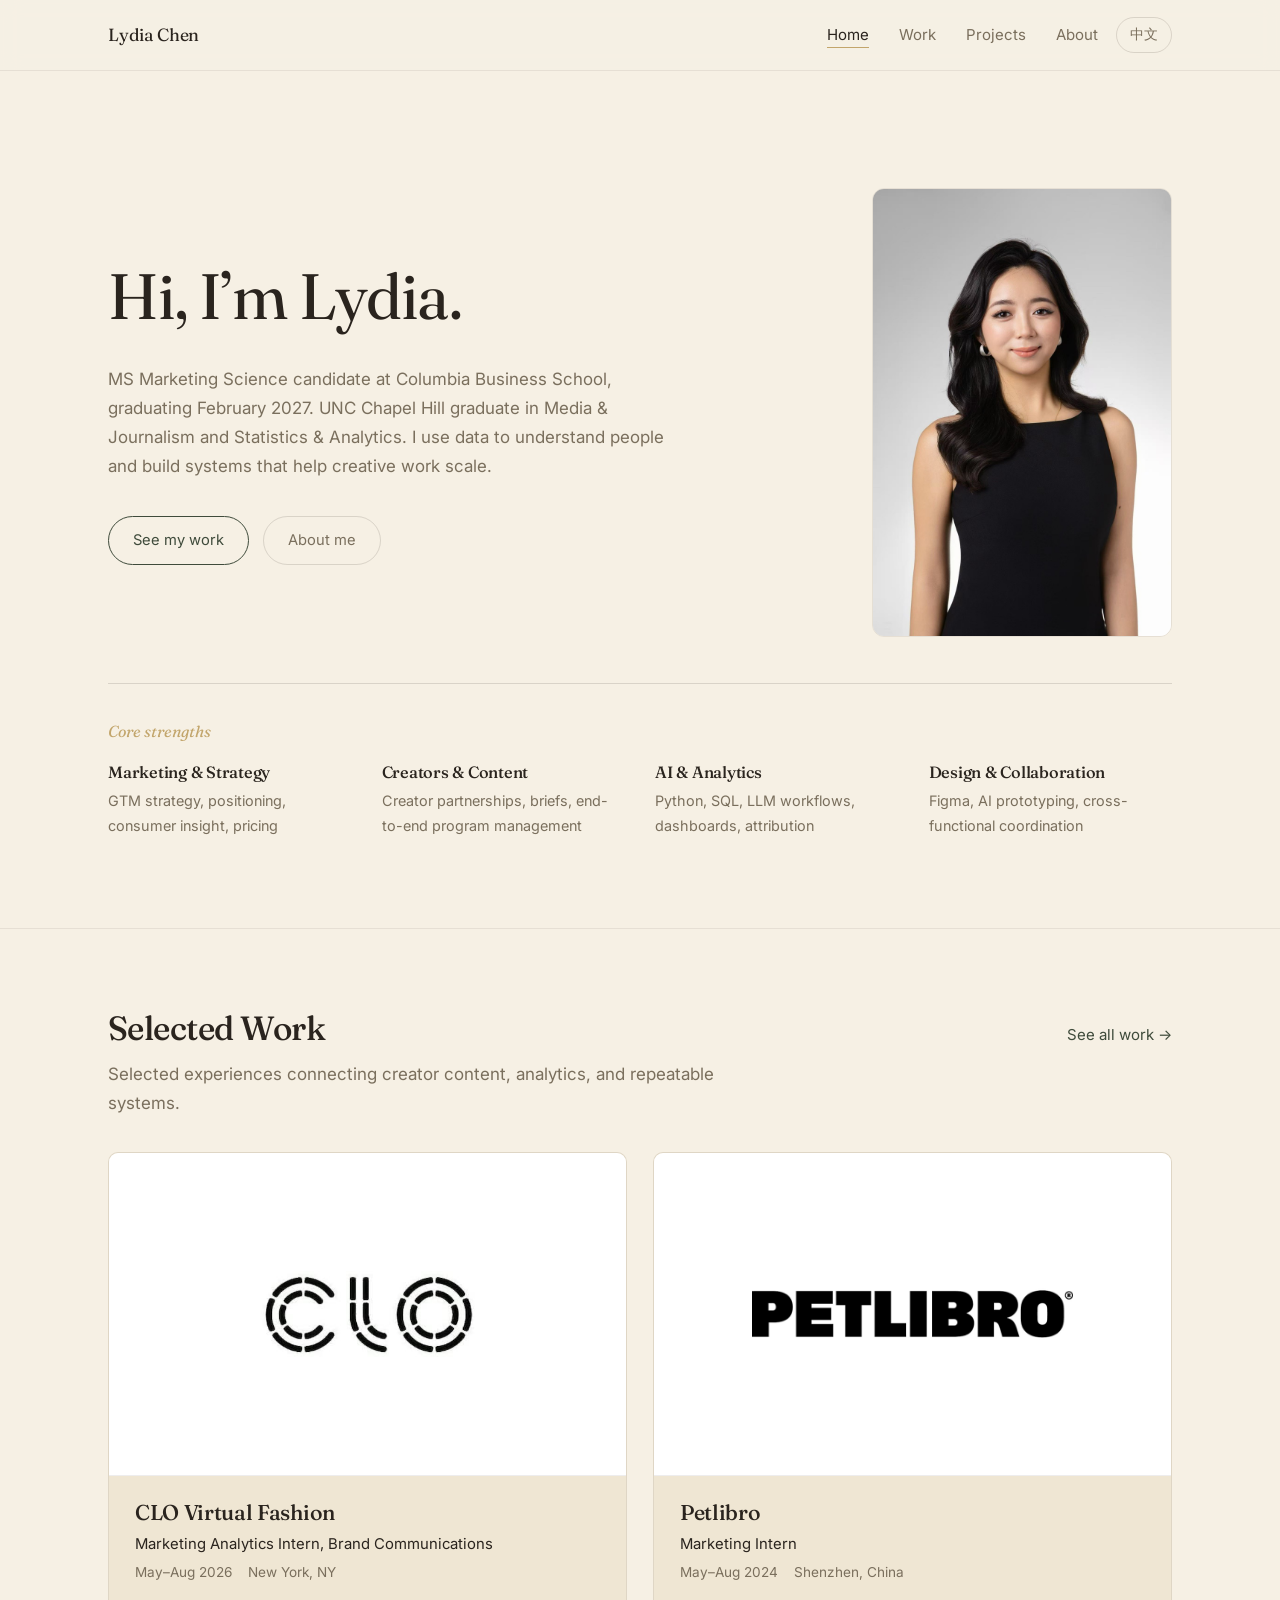
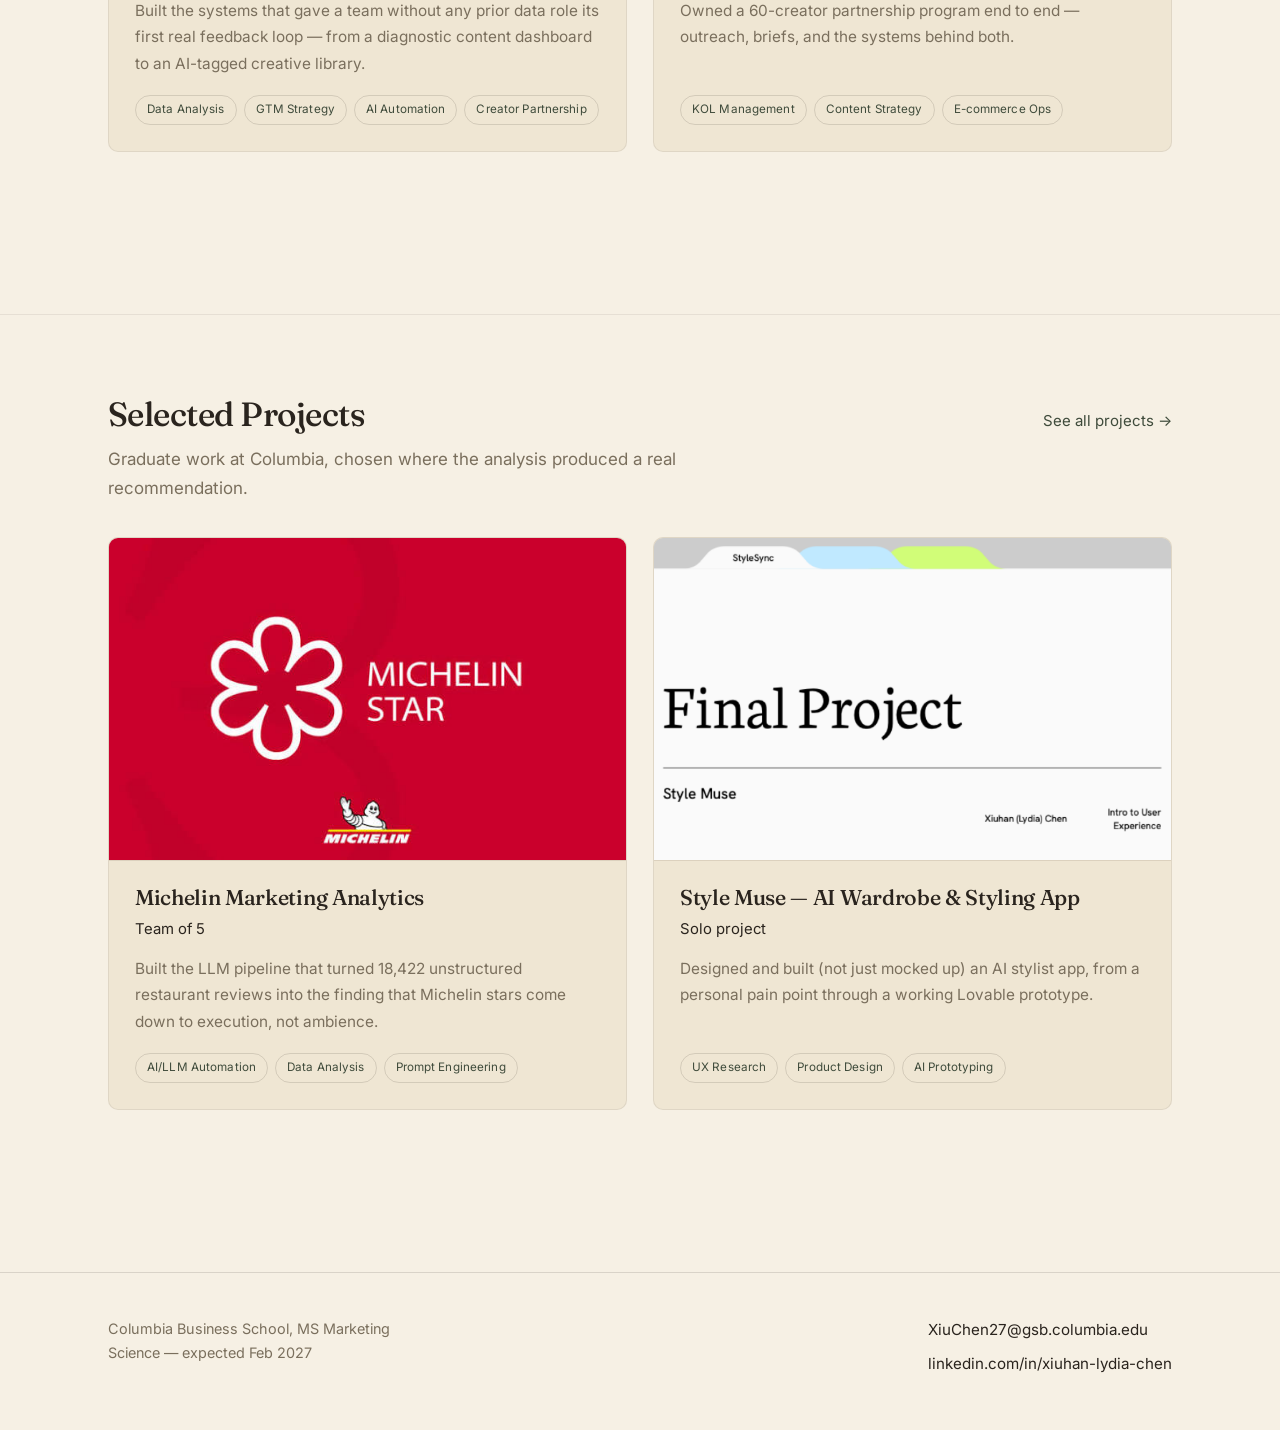
<file: index.html>
<!DOCTYPE html>
<html lang="en">
<head>
<meta charset="UTF-8">
<meta name="viewport" content="width=device-width, initial-scale=1.0">
<title>Xiuhan (Lydia) Chen</title>
<meta name="description" content="Lydia Chen — marketing analytics, creator partnerships, growth and GTM. MS Marketing Science candidate at Columbia Business School.">
<link rel="icon" href="data:image/svg+xml,<svg xmlns=%22http://www.w3.org/2000/svg%22 viewBox=%220 0 100 100%22><text y=%22.9em%22 font-size=%2290%22>%F0%9F%93%8A</text></svg>">
<link rel="preconnect" href="https://fonts.googleapis.com">
<link rel="preconnect" href="https://fonts.gstatic.com" crossorigin>
<link href="https://fonts.googleapis.com/css2?family=Fraunces:ital,opsz,wght@0,9..144,300;0,9..144,400;0,9..144,500;1,9..144,400&family=Inter:wght@400;500&display=swap" rel="stylesheet">
<link rel="stylesheet" href="style.css">
</head>
<body>

<header class="nav">
  <div class="wrap nav-inner">
    <a class="nav-logo" href="index.html">Lydia Chen</a>
    <div class="nav-right">
      <nav>
        <ul class="nav-menu">
          <li><a href="index.html" class="is-active">Home</a></li>
          <li><a href="work.html">Work</a></li>
          <li><a href="projects.html">Projects</a></li>
          <li><a href="about.html">About</a></li>
        </ul>
      </nav>
      <a class="nav-lang" href="https://lydiachen419-cmd.github.io/lydia-chen-portfolio-zh/">中文</a>
    </div>
  </div>
</header>

<main>

  <section class="hero">
    <div class="wrap">
      <div class="hero-intro-grid"><div class="hero-copy"><h1 class="hero-line">Hi, I’m Lydia.</h1>



      <p class="hero-sub">MS Marketing Science candidate at Columbia Business School, graduating February 2027. UNC Chapel Hill graduate in Media &amp; Journalism and Statistics &amp; Analytics. I use data to understand people and build systems that help creative work scale.</p>

      <div class="hero-cta">
        <a class="btn" href="work.html">See my work</a>
        <a class="btn btn-plain" href="about.html">About me</a>
      </div></div><figure class="hero-portrait"><img src="assets/about/portrait.jpg" alt="Xiuhan (Lydia) Chen" width="800" decoding="async"></figure></div><div class="capabilities"><div class="capability-head">Core strengths</div><div class="capability"><h3>Marketing & Strategy</h3><p>GTM strategy, positioning, consumer insight, pricing</p></div><div class="capability"><h3>Creators & Content</h3><p>Creator partnerships, briefs, end-to-end program management</p></div><div class="capability"><h3>AI & Analytics</h3><p>Python, SQL, LLM workflows, dashboards, attribution</p></div><div class="capability"><h3>Design & Collaboration</h3><p>Figma, AI prototyping, cross-functional coordination</p></div></div>
    </div>
  </section>

  <section class="section">
    <div class="wrap">
      <div class="section-head">
        <div>
          <h2>Selected Work</h2>
          <p class="section-lead">Selected experiences connecting creator content, analytics, and repeatable systems.</p>
        </div>
        <a class="more-link" href="work.html">See all work →</a>
      </div>

      <div class="card-grid">

        <a class="card" href="work-clo.html">
          <div class="card-thumb thumb-logo"><img src="assets/clo/cover.png" alt="CLO Virtual Fashion logo" loading="lazy"></div>
          <div class="card-body">
            <h3 class="card-title">CLO Virtual Fashion</h3>
            <p class="card-role">Marketing Analytics Intern, Brand Communications</p>
            <p class="card-meta"><span>May–Aug 2026</span><span>New York, NY</span></p>
            <p class="card-teaser">Built the systems that gave a team without any prior data role its first real feedback loop — from a diagnostic content dashboard to an AI-tagged creative library.</p>
            <ul class="tags">
              <li>Data Analysis</li>
              <li>GTM Strategy</li>
              <li>AI Automation</li>
              <li>Creator Partnership</li>
            </ul>
          </div>
        </a>

        <a class="card" href="work-petlibro.html">
          <div class="card-thumb thumb-logo"><img src="assets/petlibro/cover.png" alt="Petlibro logo" loading="lazy"></div>
          <div class="card-body">
            <h3 class="card-title">Petlibro</h3>
            <p class="card-role">Marketing Intern</p>
            <p class="card-meta"><span>May–Aug 2024</span><span>Shenzhen, China</span></p>
            <p class="card-teaser">Owned a 60-creator partnership program end to end — outreach, briefs, and the systems behind both.</p>
            <ul class="tags">
              <li>KOL Management</li>
              <li>Content Strategy</li>
              <li>E-commerce Ops</li>
            </ul>
          </div>
        </a>

      </div>
    </div>
  </section>

  <section class="section">
    <div class="wrap">
      <div class="section-head">
        <div>
          <h2>Selected Projects</h2>
          <p class="section-lead">Graduate work at Columbia, chosen where the analysis produced a real recommendation.</p>
        </div>
        <a class="more-link" href="projects.html">See all projects →</a>
      </div>

      <div class="card-grid">

        <a class="card" href="projects-michelin.html">
          <div class="card-thumb"><img src="assets/michelin/cover.png" alt="Michelin Star" loading="lazy"></div>
          <div class="card-body">
            <h3 class="card-title">Michelin Marketing Analytics</h3>
            <p class="card-role">Team of 5</p>
            <p class="card-teaser">Built the LLM pipeline that turned 18,422 unstructured restaurant reviews into the finding that Michelin stars come down to execution, not ambience.</p>
            <ul class="tags">
              <li>AI/LLM Automation</li>
              <li>Data Analysis</li>
              <li>Prompt Engineering</li>
            </ul>
          </div>
        </a>

        <a class="card" href="projects-stylemuse.html">
          <div class="card-thumb"><img src="assets/stylemuse/cover.png" alt="Style Muse project deck title slide" loading="lazy"></div>
          <div class="card-body">
            <h3 class="card-title">Style Muse — AI Wardrobe &amp; Styling App</h3>
            <p class="card-role">Solo project</p>
            <p class="card-teaser">Designed and built (not just mocked up) an AI stylist app, from a personal pain point through a working Lovable prototype.</p>
            <ul class="tags">
              <li>UX Research</li>
              <li>Product Design</li>
              <li>AI Prototyping</li>
            </ul>
          </div>
        </a>

      </div>
    </div>
  </section>

</main>

<footer class="footer">
  <div class="wrap footer-inner">
    <p class="footer-note">Columbia Business School, MS Marketing Science — expected Feb 2027</p>
    <div class="footer-links">
      <a href="mailto:XiuChen27@gsb.columbia.edu">XiuChen27@gsb.columbia.edu</a>
      <a href="https://linkedin.com/in/xiuhan-lydia-chen" target="_blank" rel="noopener">linkedin.com/in/xiuhan-lydia-chen</a>
    </div>
  </div>
</footer>

<script src="script.js"></script>
</body>
</html>
</file>
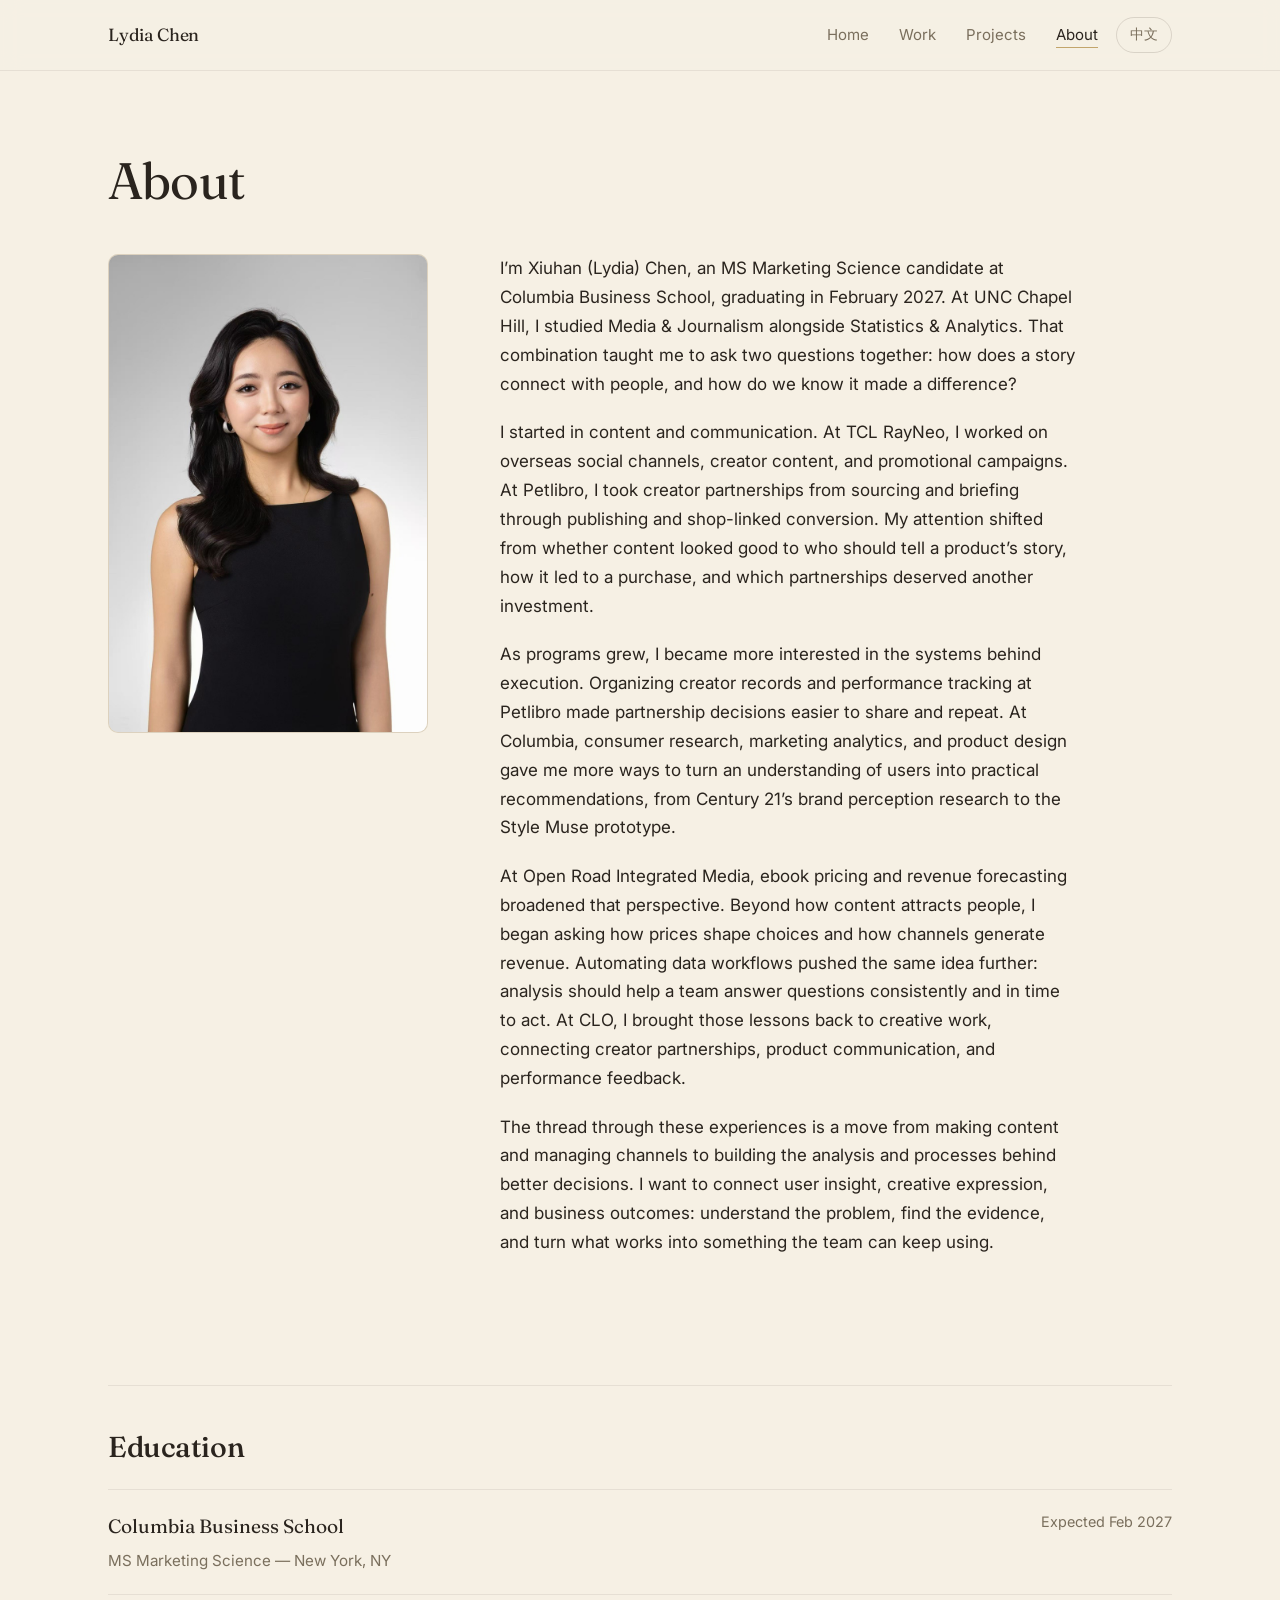
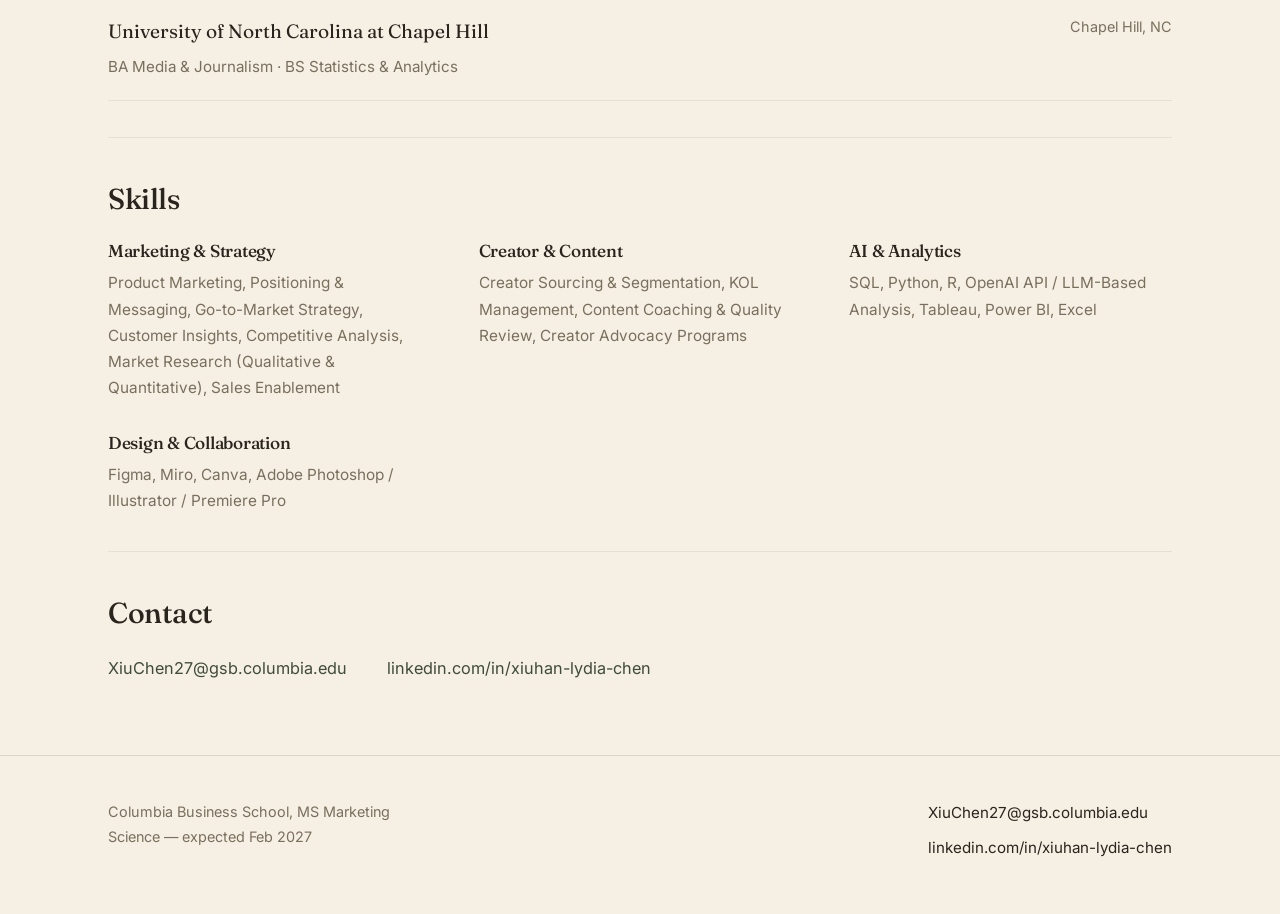
<file: about.html>
<!DOCTYPE html>
<html lang="en">
<head>
<meta charset="UTF-8">
<meta name="viewport" content="width=device-width, initial-scale=1.0">
<title>About — Xiuhan (Lydia) Chen</title>
<meta name="description" content="About Lydia Chen — MS Marketing Science candidate at Columbia Business School, previously Media &amp; Journalism and Statistics &amp; Analytics at UNC Chapel Hill.">
<link rel="icon" href="data:image/svg+xml,<svg xmlns=%22http://www.w3.org/2000/svg%22 viewBox=%220 0 100 100%22><text y=%22.9em%22 font-size=%2290%22>%F0%9F%93%8A</text></svg>">
<link rel="preconnect" href="https://fonts.googleapis.com">
<link rel="preconnect" href="https://fonts.gstatic.com" crossorigin>
<link href="https://fonts.googleapis.com/css2?family=Fraunces:ital,opsz,wght@0,9..144,300;0,9..144,400;0,9..144,500;1,9..144,400&family=Inter:wght@400;500&display=swap" rel="stylesheet">
<link rel="stylesheet" href="style.css">
</head>
<body>

<header class="nav">
  <div class="wrap nav-inner">
    <a class="nav-logo" href="index.html">Lydia Chen</a>
    <div class="nav-right">
      <nav>
        <ul class="nav-menu">
          <li><a href="index.html">Home</a></li>
          <li><a href="work.html">Work</a></li>
          <li><a href="projects.html">Projects</a></li>
          <li><a href="about.html" class="is-active">About</a></li>
        </ul>
      </nav>
      <a class="nav-lang" href="https://lydiachen419-cmd.github.io/lydia-chen-portfolio-zh/">中文</a>
    </div>
  </div>
</header>

<main>
  <section class="page-head">
    <div class="wrap">
      <h1>About</h1>
    </div>
  </section>

  <div class="wrap">
    <div class="about-grid">
      <figure class="about-portrait"><img src="assets/about/portrait.jpg" alt="Xiuhan (Lydia) Chen"></figure>

      <div class="about-bio"><p>I’m Xiuhan (Lydia) Chen, an MS Marketing Science candidate at Columbia Business School, graduating in February 2027. At UNC Chapel Hill, I studied Media &amp; Journalism alongside Statistics &amp; Analytics. That combination taught me to ask two questions together: how does a story connect with people, and how do we know it made a difference?</p><p>I started in content and communication. At TCL RayNeo, I worked on overseas social channels, creator content, and promotional campaigns. At Petlibro, I took creator partnerships from sourcing and briefing through publishing and shop-linked conversion. My attention shifted from whether content looked good to who should tell a product’s story, how it led to a purchase, and which partnerships deserved another investment.</p><p>As programs grew, I became more interested in the systems behind execution. Organizing creator records and performance tracking at Petlibro made partnership decisions easier to share and repeat. At Columbia, consumer research, marketing analytics, and product design gave me more ways to turn an understanding of users into practical recommendations, from Century 21’s brand perception research to the Style Muse prototype.</p><p>At Open Road Integrated Media, ebook pricing and revenue forecasting broadened that perspective. Beyond how content attracts people, I began asking how prices shape choices and how channels generate revenue. Automating data workflows pushed the same idea further: analysis should help a team answer questions consistently and in time to act. At CLO, I brought those lessons back to creative work, connecting creator partnerships, product communication, and performance feedback.</p><p>The thread through these experiences is a move from making content and managing channels to building the analysis and processes behind better decisions. I want to connect user insight, creative expression, and business outcomes: understand the problem, find the evidence, and turn what works into something the team can keep using.</p></div>
    </div>

    <section class="about-block">
      <h2>Education</h2>

      <div class="edu-item">
        <p class="edu-school">Columbia Business School</p>
        <p class="edu-when">Expected Feb 2027</p>
        <p class="edu-degree">MS Marketing Science — New York, NY</p>
      </div>

      <div class="edu-item">
        <p class="edu-school">University of North Carolina at Chapel Hill</p>
        <p class="edu-when">Chapel Hill, NC</p>
        <p class="edu-degree">BA Media &amp; Journalism · BS Statistics &amp; Analytics</p>
      </div>
    </section>

    <section class="about-block">
      <h2>Skills</h2>
      <div class="skill-groups">
        <div class="skill-group">
          <h3>Marketing &amp; Strategy</h3>
          <p>Product Marketing, Positioning &amp; Messaging, Go-to-Market Strategy, Customer Insights, Competitive Analysis, Market Research (Qualitative &amp; Quantitative), Sales Enablement</p>
        </div>

        <div class="skill-group">
          <h3>Creator &amp; Content</h3>
          <p>Creator Sourcing &amp; Segmentation, KOL Management, Content Coaching &amp; Quality Review, Creator Advocacy Programs</p>
        </div>

        <div class="skill-group">
          <h3>AI &amp; Analytics</h3>
          <p>SQL, Python, R, OpenAI API / LLM-Based Analysis, Tableau, Power BI, Excel</p>
        </div>

        <div class="skill-group">
          <h3>Design &amp; Collaboration</h3>
          <p>Figma, Miro, Canva, Adobe Photoshop / Illustrator / Premiere Pro</p>
        </div>
      </div>
    </section>

    <section class="about-block">
      <h2>Contact</h2>
      <div class="contact-row">
        <a href="mailto:XiuChen27@gsb.columbia.edu">XiuChen27@gsb.columbia.edu</a>
        <a href="https://linkedin.com/in/xiuhan-lydia-chen" target="_blank" rel="noopener">linkedin.com/in/xiuhan-lydia-chen</a>
      </div>
    </section>
  </div>
</main>

<footer class="footer">
  <div class="wrap footer-inner">
    <p class="footer-note">Columbia Business School, MS Marketing Science — expected Feb 2027</p>
    <div class="footer-links">
      <a href="mailto:XiuChen27@gsb.columbia.edu">XiuChen27@gsb.columbia.edu</a>
      <a href="https://linkedin.com/in/xiuhan-lydia-chen" target="_blank" rel="noopener">linkedin.com/in/xiuhan-lydia-chen</a>
    </div>
  </div>
</footer>

<script src="script.js"></script>
</body>
</html>
</file>
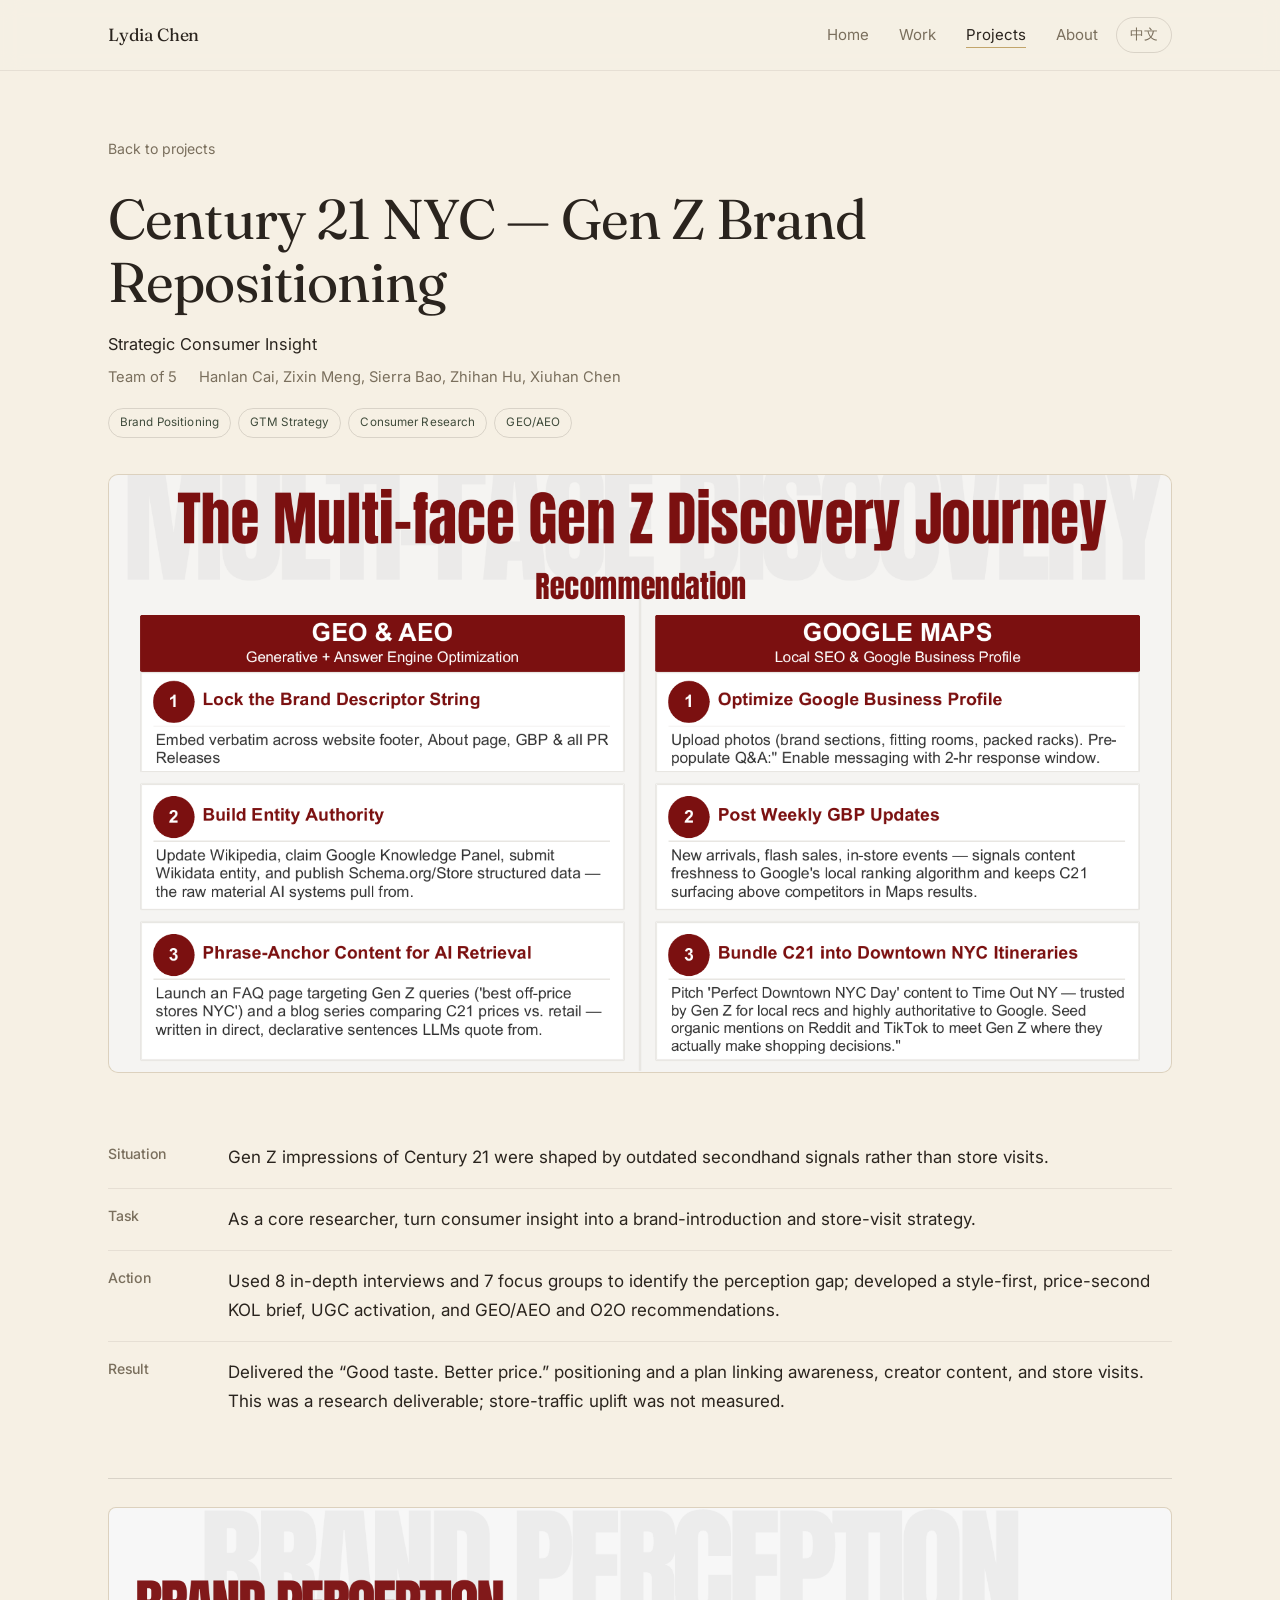
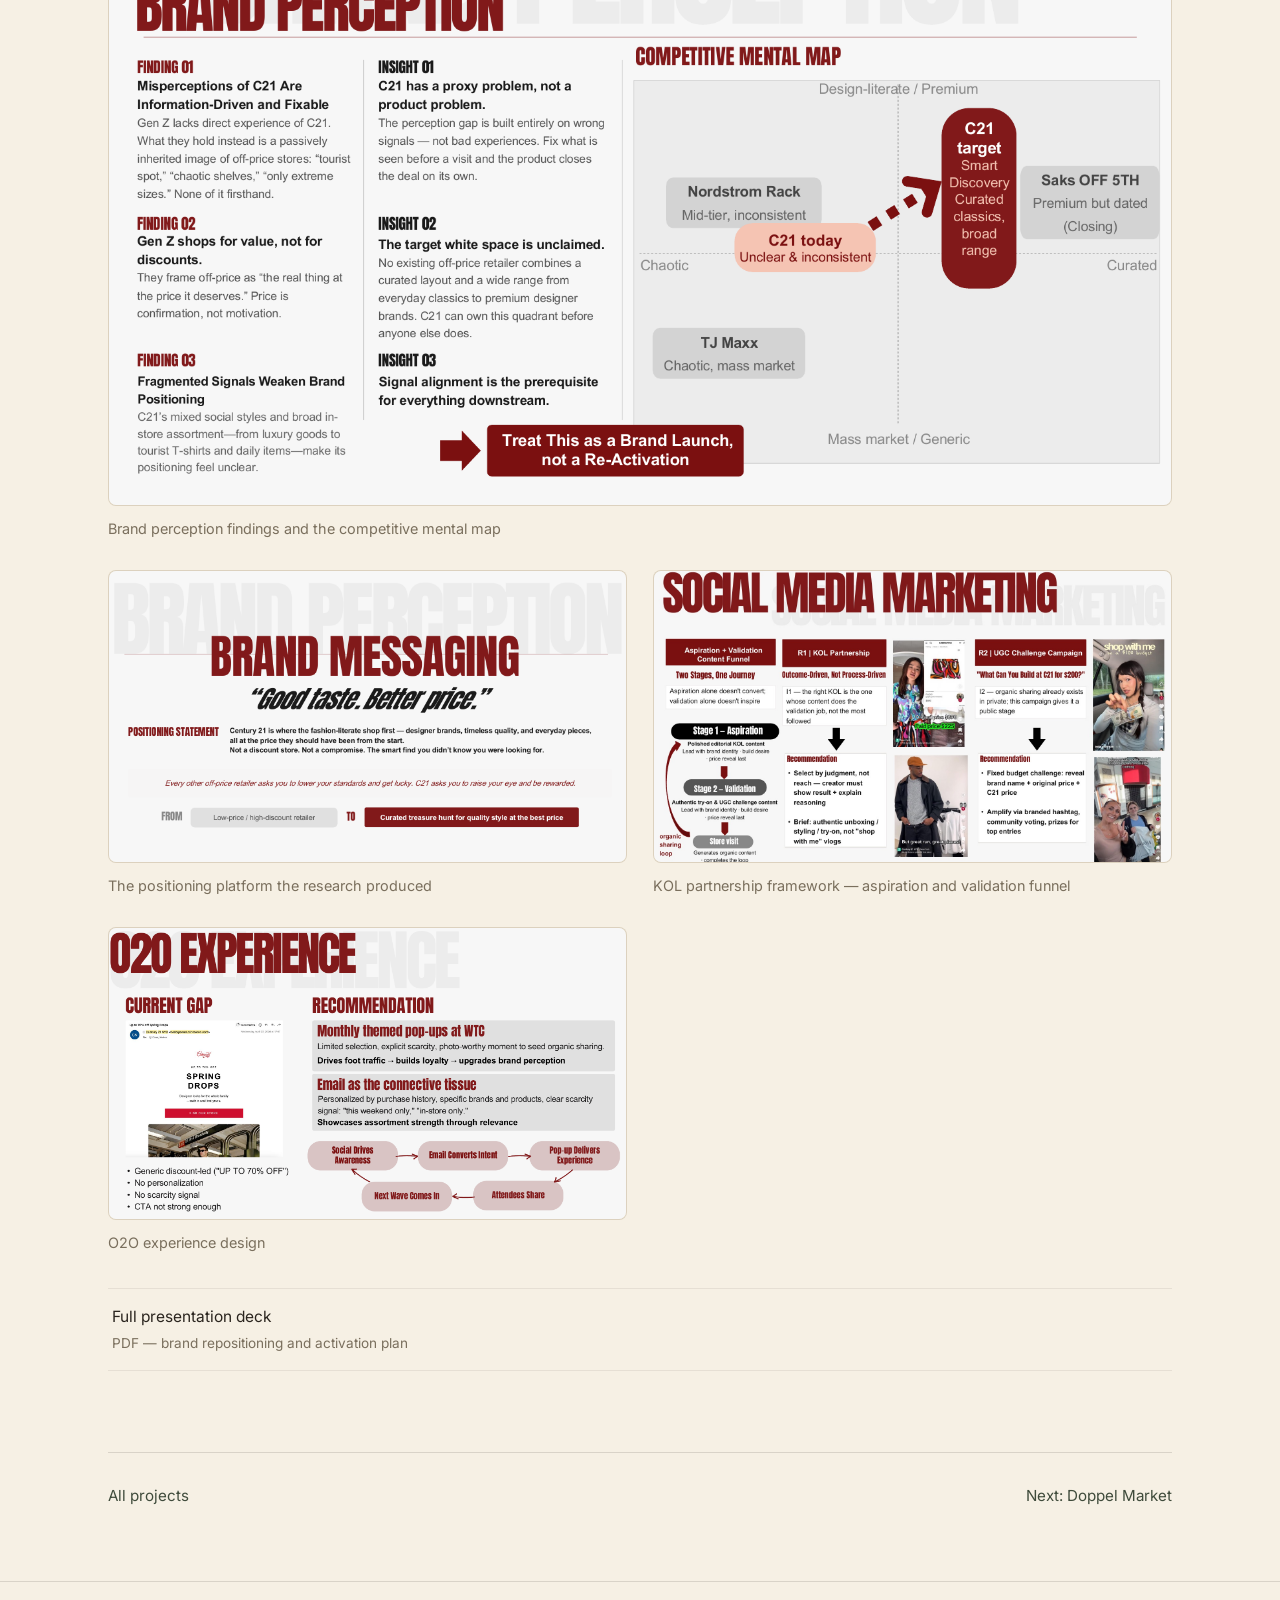
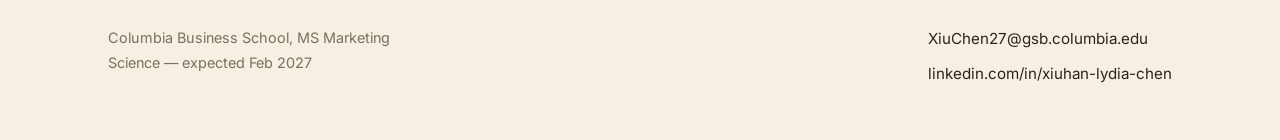
<file: projects-century21.html>
<!DOCTYPE html>
<html lang="en">
<head>
<meta charset="UTF-8">
<meta name="viewport" content="width=device-width, initial-scale=1.0">
<title>Century 21 NYC — Xiuhan (Lydia) Chen</title>
<meta name="description" content="Gen Z brand repositioning for Century 21 NYC — consumer research, positioning platform, and a GEO/AEO plus KOL activation blueprint.">
<link rel="icon" href="data:image/svg+xml,<svg xmlns=%22http://www.w3.org/2000/svg%22 viewBox=%220 0 100 100%22><text y=%22.9em%22 font-size=%2290%22>%F0%9F%93%8A</text></svg>">
<link rel="preconnect" href="https://fonts.googleapis.com">
<link rel="preconnect" href="https://fonts.gstatic.com" crossorigin>
<link href="https://fonts.googleapis.com/css2?family=Fraunces:ital,opsz,wght@0,9..144,300;0,9..144,400;0,9..144,500;1,9..144,400&family=Inter:wght@400;500&display=swap" rel="stylesheet">
<link rel="stylesheet" href="style.css">
</head>
<body>

<header class="nav">
  <div class="wrap nav-inner">
    <a class="nav-logo" href="index.html">Lydia Chen</a>
    <div class="nav-right">
      <nav>
        <ul class="nav-menu">
          <li><a href="index.html">Home</a></li>
          <li><a href="work.html">Work</a></li>
          <li><a href="projects.html" class="is-active">Projects</a></li>
          <li><a href="about.html">About</a></li>
        </ul>
      </nav>
      <a class="nav-lang" href="https://lydiachen419-cmd.github.io/lydia-chen-portfolio-zh/">中文</a>
    </div>
  </div>
</header>

<main>
  <section class="detail-head">
    <div class="wrap">
      <a class="back-link" href="projects.html">Back to projects</a>
      <h1>Century 21 NYC — Gen Z Brand Repositioning</h1>
      <p class="detail-role">Strategic Consumer Insight</p>
      <p class="detail-meta"><span>Team of 5</span><span>Hanlan Cai, Zixin Meng, Sierra Bao, Zhihan Hu, Xiuhan Chen</span></p>
      <ul class="tags">
        <li>Brand Positioning</li>
        <li>GTM Strategy</li>
        <li>Consumer Research</li>
        <li>GEO/AEO</li>
      </ul>
    </div>
  </section>

  <div class="wrap">
    <figure class="detail-hero"><img src="assets/century21/geo-aeo.png" alt="GEO and AEO recommendations"></figure>
  </div>

  <article class="wrap detail-body">
    <section class="chapter">
      <div class="prose star-story"><div class="star-row"><h3>Situation</h3><p>Gen Z impressions of Century 21 were shaped by outdated secondhand signals rather than store visits.</p></div><div class="star-row"><h3>Task</h3><p>As a core researcher, turn consumer insight into a brand-introduction and store-visit strategy.</p></div><div class="star-row"><h3>Action</h3><p>Used 8 in-depth interviews and 7 focus groups to identify the perception gap; developed a style-first, price-second KOL brief, UGC activation, and GEO/AEO and O2O recommendations.</p></div><div class="star-row"><h3>Result</h3><p>Delivered the “Good taste. Better price.” positioning and a plan linking awareness, creator content, and store visits. This was a research deliverable; store-traffic uplift was not measured.</p></div></div>





        <section class="highlights">
        <div class="highlight-grid">
          <figure class="highlight highlight-wide">
            <img src="assets/century21/positioning-map.png" alt="Brand perception findings and the competitive mental map" loading="lazy">
            <figcaption>Brand perception findings and the competitive mental map</figcaption>
          </figure>
          <figure class="highlight">
            <img src="assets/century21/brand-messaging.png" alt="Positioning statement: Good taste. Better price." loading="lazy">
            <figcaption>The positioning platform the research produced</figcaption>
          </figure>
          <figure class="highlight">
            <img src="assets/century21/kol-funnel.jpg" alt="KOL partnership funnel" loading="lazy">
            <figcaption>KOL partnership framework — aspiration and validation funnel</figcaption>
          </figure>
          <figure class="highlight">
            <img src="assets/century21/o2o-experience.png" alt="O2O experience design" loading="lazy">
            <figcaption>O2O experience design</figcaption>
          </figure>
        </div>
      </section>

      <ul class="link-list">
        <li>
          <a href="assets/century21/century21-deck.pdf" target="_blank" rel="noopener">Full presentation deck
            <span class="link-note">PDF — brand repositioning and activation plan</span>
          </a>
        </li>
      </ul>
    </section>
  </article>

  <div class="wrap">
    <nav class="next-nav">
      <a href="projects.html">All projects</a>
      <a href="projects-doppelmarket.html">Next: Doppel Market</a>
    </nav>
  </div>
</main>

<footer class="footer">
  <div class="wrap footer-inner">
    <p class="footer-note">Columbia Business School, MS Marketing Science — expected Feb 2027</p>
    <div class="footer-links">
      <a href="mailto:XiuChen27@gsb.columbia.edu">XiuChen27@gsb.columbia.edu</a>
      <a href="https://linkedin.com/in/xiuhan-lydia-chen" target="_blank" rel="noopener">linkedin.com/in/xiuhan-lydia-chen</a>
    </div>
  </div>
</footer>

<script src="script.js"></script>
</body>
</html>
</file>
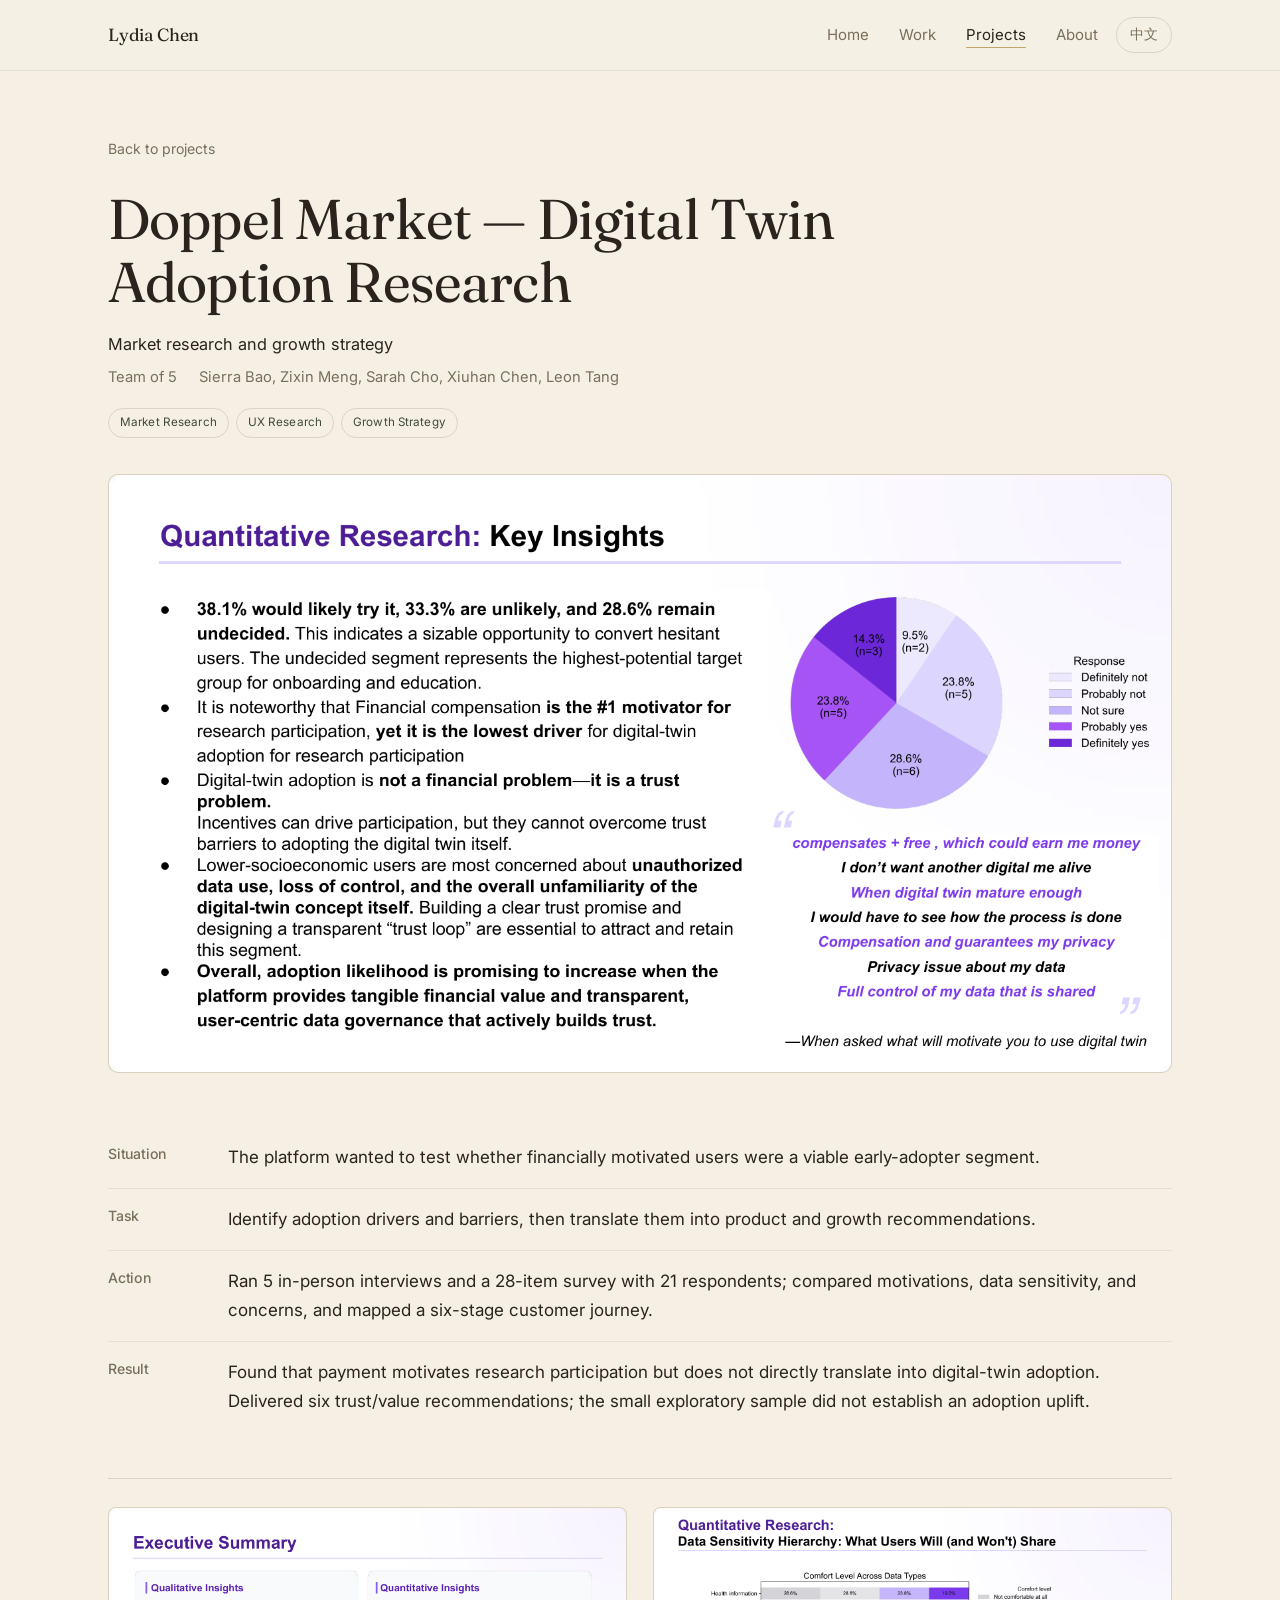
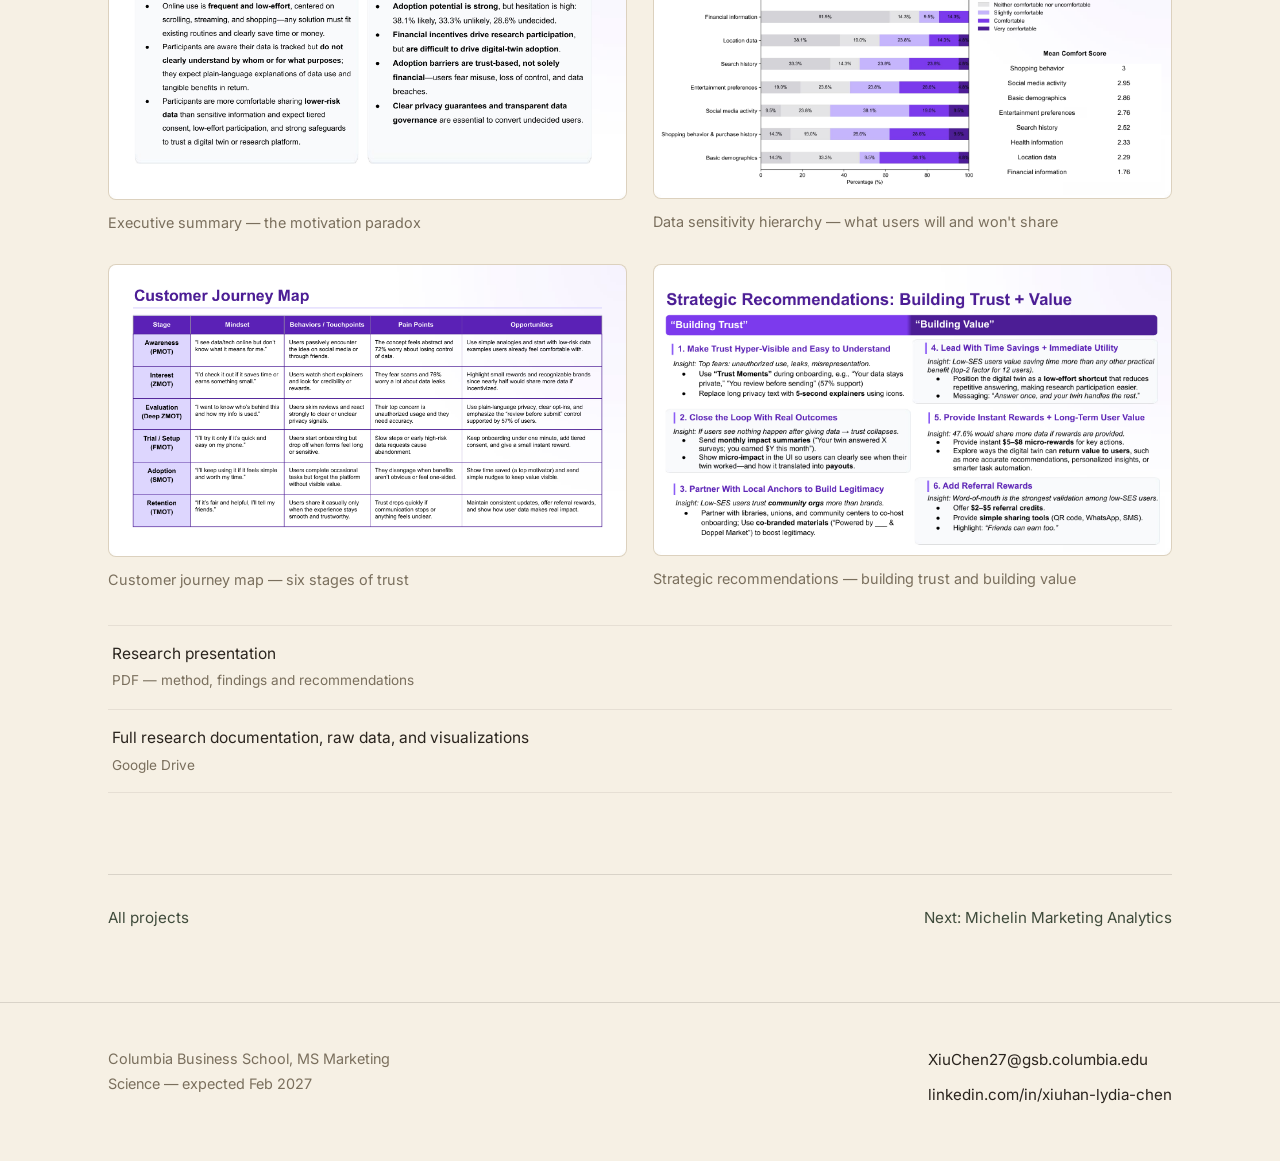
<file: projects-doppelmarket.html>
<!DOCTYPE html>
<html lang="en">
<head>
<meta charset="UTF-8">
<meta name="viewport" content="width=device-width, initial-scale=1.0">
<title>Doppel Market — Xiuhan (Lydia) Chen</title>
<meta name="description" content="Digital twin adoption research for Doppel Market — qualitative interviews and survey work finding that trust, not compensation, drives adoption.">
<link rel="icon" href="data:image/svg+xml,<svg xmlns=%22http://www.w3.org/2000/svg%22 viewBox=%220 0 100 100%22><text y=%22.9em%22 font-size=%2290%22>%F0%9F%93%8A</text></svg>">
<link rel="preconnect" href="https://fonts.googleapis.com">
<link rel="preconnect" href="https://fonts.gstatic.com" crossorigin>
<link href="https://fonts.googleapis.com/css2?family=Fraunces:ital,opsz,wght@0,9..144,300;0,9..144,400;0,9..144,500;1,9..144,400&family=Inter:wght@400;500&display=swap" rel="stylesheet">
<link rel="stylesheet" href="style.css">
</head>
<body>

<header class="nav">
  <div class="wrap nav-inner">
    <a class="nav-logo" href="index.html">Lydia Chen</a>
    <div class="nav-right">
      <nav>
        <ul class="nav-menu">
          <li><a href="index.html">Home</a></li>
          <li><a href="work.html">Work</a></li>
          <li><a href="projects.html" class="is-active">Projects</a></li>
          <li><a href="about.html">About</a></li>
        </ul>
      </nav>
      <a class="nav-lang" href="https://lydiachen419-cmd.github.io/lydia-chen-portfolio-zh/">中文</a>
    </div>
  </div>
</header>

<main>
  <section class="detail-head">
    <div class="wrap">
      <a class="back-link" href="projects.html">Back to projects</a>
      <h1>Doppel Market — Digital Twin Adoption Research</h1>
      <p class="detail-role">Market research and growth strategy</p>
      <p class="detail-meta"><span>Team of 5</span><span>Sierra Bao, Zixin Meng, Sarah Cho, Xiuhan Chen, Leon Tang</span></p>
      <ul class="tags">
        <li>Market Research</li>
        <li>UX Research</li>
        <li>Growth Strategy</li>
      </ul>
    </div>
  </section>

  <div class="wrap">
    <figure class="detail-hero"><img src="assets/doppel/key-insights.png" alt="Survey key insights on digital twin adoption"></figure>
  </div>

  <article class="wrap detail-body">
    <section class="chapter">
      <div class="prose star-story"><div class="star-row"><h3>Situation</h3><p>The platform wanted to test whether financially motivated users were a viable early-adopter segment.</p></div><div class="star-row"><h3>Task</h3><p>Identify adoption drivers and barriers, then translate them into product and growth recommendations.</p></div><div class="star-row"><h3>Action</h3><p>Ran 5 in-person interviews and a 28-item survey with 21 respondents; compared motivations, data sensitivity, and concerns, and mapped a six-stage customer journey.</p></div><div class="star-row"><h3>Result</h3><p>Found that payment motivates research participation but does not directly translate into digital-twin adoption. Delivered six trust/value recommendations; the small exploratory sample did not establish an adoption uplift.</p></div></div>







        <section class="highlights">
        <div class="highlight-grid">
          <figure class="highlight">
            <img src="assets/doppel/exec-summary.png" alt="Executive summary showing the motivation paradox" loading="lazy">
            <figcaption>Executive summary — the motivation paradox</figcaption>
          </figure>
          <figure class="highlight">
            <img src="assets/doppel/data-sensitivity.png" alt="Data sensitivity hierarchy" loading="lazy">
            <figcaption>Data sensitivity hierarchy — what users will and won't share</figcaption>
          </figure>
          <figure class="highlight">
            <img src="assets/doppel/journey-map.png" alt="Six-stage customer journey map" loading="lazy">
            <figcaption>Customer journey map — six stages of trust</figcaption>
          </figure>
          <figure class="highlight">
            <img src="assets/doppel/recommendations.png" alt="Six-part recommendation set" loading="lazy">
            <figcaption>Strategic recommendations — building trust and building value</figcaption>
          </figure>
        </div>
      </section>

      <ul class="link-list">
        <li>
          <a href="assets/doppel/doppel-market-research.pdf" target="_blank" rel="noopener">Research presentation
            <span class="link-note">PDF — method, findings and recommendations</span>
          </a>
        </li>
        <li>
          <a href="https://drive.google.com/drive/folders/155cTOVy5mO4xv2ils8jAzyMen9ybnhGl" target="_blank" rel="noopener">Full research documentation, raw data, and visualizations
            <span class="link-note">Google Drive</span>
          </a>
        </li>
      </ul>
    </section>
  </article>

  <div class="wrap">
    <nav class="next-nav">
      <a href="projects.html">All projects</a>
      <a href="projects-michelin.html">Next: Michelin Marketing Analytics</a>
    </nav>
  </div>
</main>

<footer class="footer">
  <div class="wrap footer-inner">
    <p class="footer-note">Columbia Business School, MS Marketing Science — expected Feb 2027</p>
    <div class="footer-links">
      <a href="mailto:XiuChen27@gsb.columbia.edu">XiuChen27@gsb.columbia.edu</a>
      <a href="https://linkedin.com/in/xiuhan-lydia-chen" target="_blank" rel="noopener">linkedin.com/in/xiuhan-lydia-chen</a>
    </div>
  </div>
</footer>

<script src="script.js"></script>
</body>
</html>
</file>
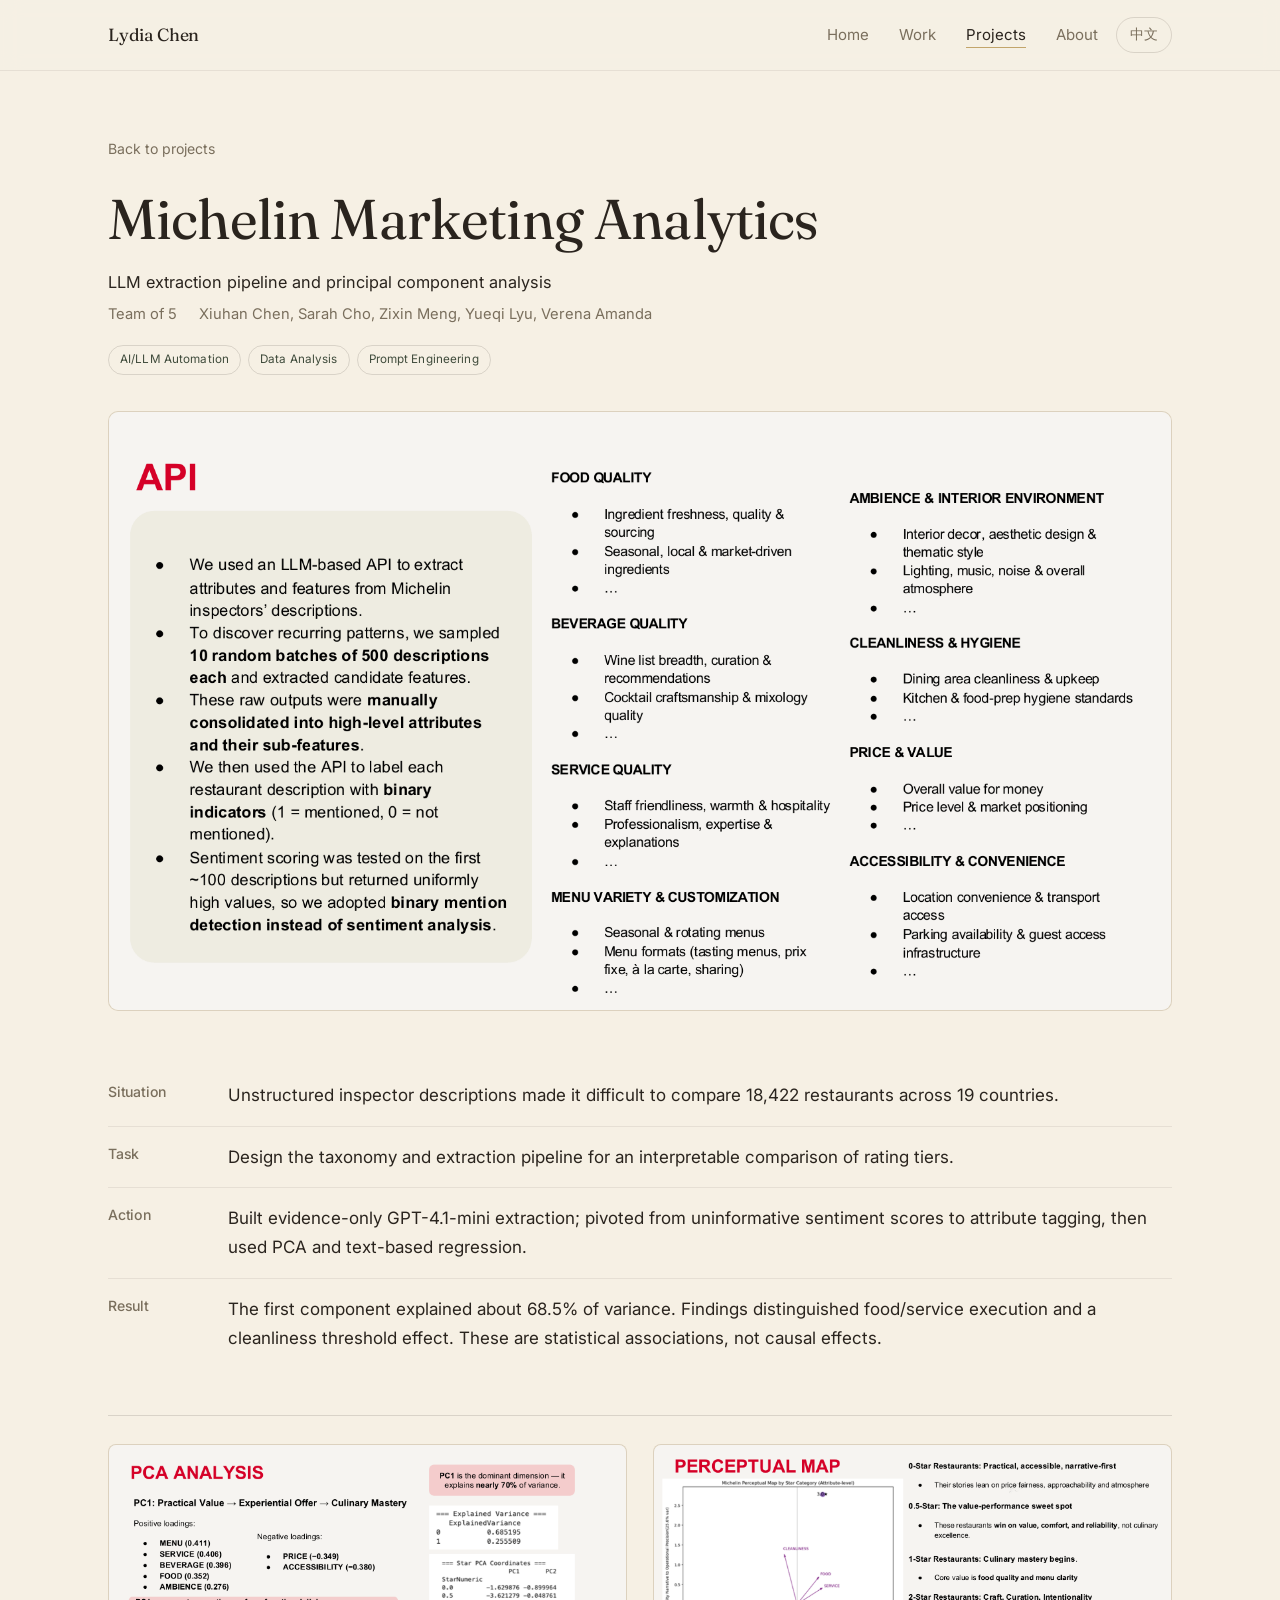
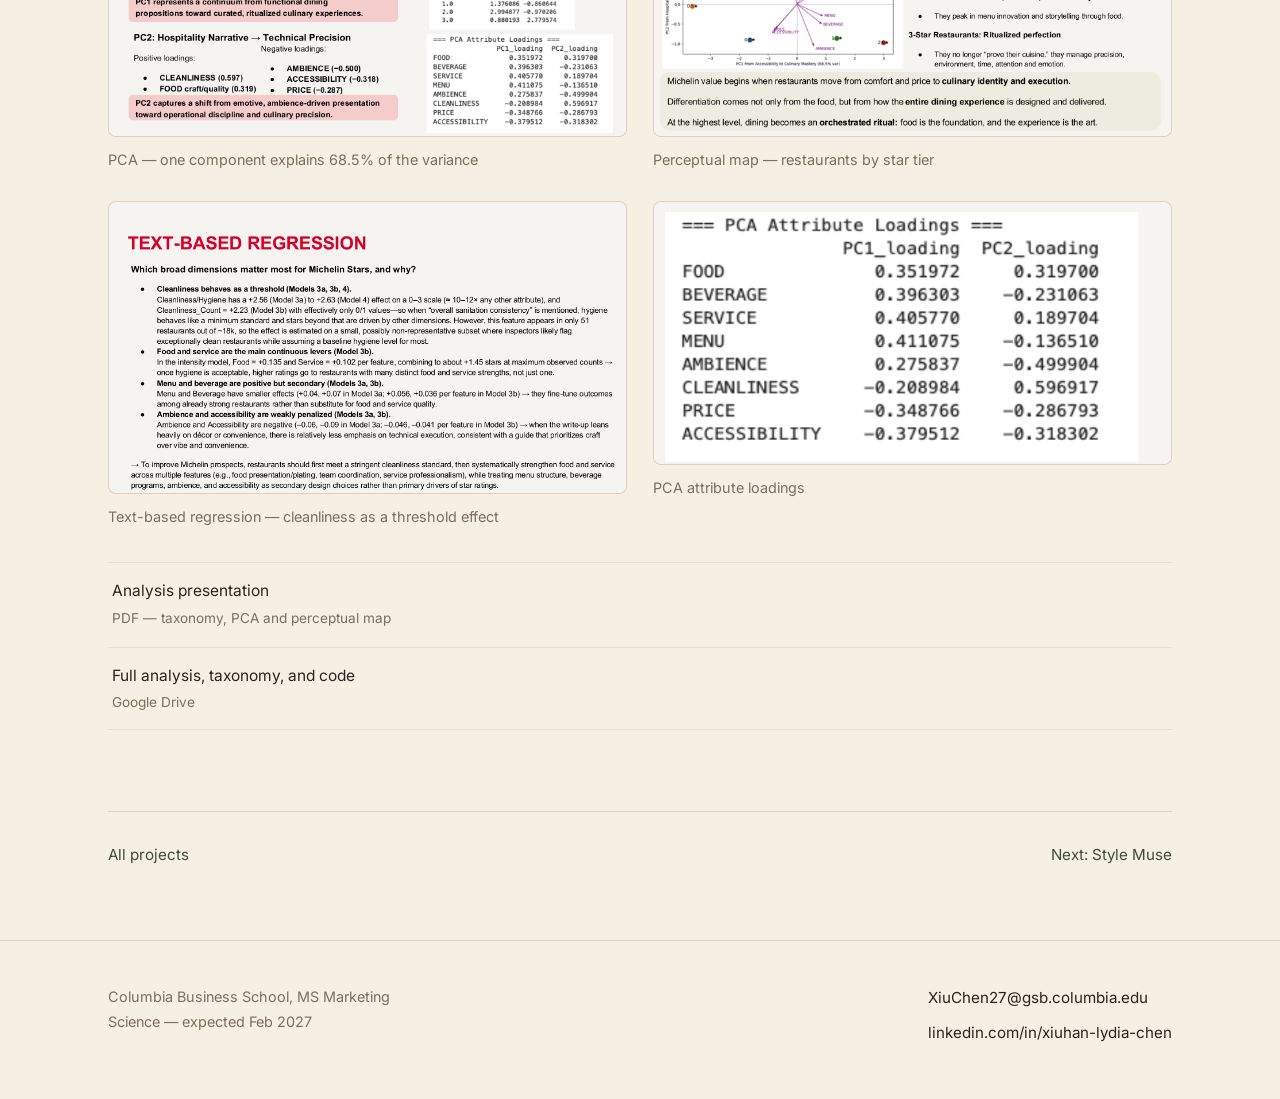
<file: projects-michelin.html>
<!DOCTYPE html>
<html lang="en">
<head>
<meta charset="UTF-8">
<meta name="viewport" content="width=device-width, initial-scale=1.0">
<title>Michelin Marketing Analytics — Xiuhan (Lydia) Chen</title>
<meta name="description" content="An LLM extraction pipeline and PCA across 18,422 Michelin-listed restaurants, showing that execution — not ambience — separates the star tiers.">
<link rel="icon" href="data:image/svg+xml,<svg xmlns=%22http://www.w3.org/2000/svg%22 viewBox=%220 0 100 100%22><text y=%22.9em%22 font-size=%2290%22>%F0%9F%93%8A</text></svg>">
<link rel="preconnect" href="https://fonts.googleapis.com">
<link rel="preconnect" href="https://fonts.gstatic.com" crossorigin>
<link href="https://fonts.googleapis.com/css2?family=Fraunces:ital,opsz,wght@0,9..144,300;0,9..144,400;0,9..144,500;1,9..144,400&family=Inter:wght@400;500&display=swap" rel="stylesheet">
<link rel="stylesheet" href="style.css">
</head>
<body>

<header class="nav">
  <div class="wrap nav-inner">
    <a class="nav-logo" href="index.html">Lydia Chen</a>
    <div class="nav-right">
      <nav>
        <ul class="nav-menu">
          <li><a href="index.html">Home</a></li>
          <li><a href="work.html">Work</a></li>
          <li><a href="projects.html" class="is-active">Projects</a></li>
          <li><a href="about.html">About</a></li>
        </ul>
      </nav>
      <a class="nav-lang" href="https://lydiachen419-cmd.github.io/lydia-chen-portfolio-zh/">中文</a>
    </div>
  </div>
</header>

<main>
  <section class="detail-head">
    <div class="wrap">
      <a class="back-link" href="projects.html">Back to projects</a>
      <h1>Michelin Marketing Analytics</h1>
      <p class="detail-role">LLM extraction pipeline and principal component analysis</p>
      <p class="detail-meta"><span>Team of 5</span><span>Xiuhan Chen, Sarah Cho, Zixin Meng, Yueqi Lyu, Verena Amanda</span></p>
      <ul class="tags">
        <li>AI/LLM Automation</li>
        <li>Data Analysis</li>
        <li>Prompt Engineering</li>
      </ul>
    </div>
  </section>

  <div class="wrap">
    <figure class="detail-hero"><img src="assets/michelin/taxonomy-extraction.png" alt="Attribute taxonomy and LLM extraction design"></figure>
  </div>

  <article class="wrap detail-body">
    <section class="chapter">
      <div class="prose star-story"><div class="star-row"><h3>Situation</h3><p>Unstructured inspector descriptions made it difficult to compare 18,422 restaurants across 19 countries.</p></div><div class="star-row"><h3>Task</h3><p>Design the taxonomy and extraction pipeline for an interpretable comparison of rating tiers.</p></div><div class="star-row"><h3>Action</h3><p>Built evidence-only GPT-4.1-mini extraction; pivoted from uninformative sentiment scores to attribute tagging, then used PCA and text-based regression.</p></div><div class="star-row"><h3>Result</h3><p>The first component explained about 68.5% of variance. Findings distinguished food/service execution and a cleanliness threshold effect. These are statistical associations, not causal effects.</p></div></div>





        <section class="highlights">
        <div class="highlight-grid">
          <figure class="highlight">
            <img src="assets/michelin/pca.png" alt="PCA results" loading="lazy">
            <figcaption>PCA — one component explains 68.5% of the variance</figcaption>
          </figure>
          <figure class="highlight">
            <img src="assets/michelin/perceptual-map.png" alt="Perceptual map of restaurants by star tier" loading="lazy">
            <figcaption>Perceptual map — restaurants by star tier</figcaption>
          </figure>
          <figure class="highlight">
            <img src="assets/michelin/regression.png" alt="Text-based regression results" loading="lazy">
            <figcaption>Text-based regression — cleanliness as a threshold effect</figcaption>
          </figure>
          <figure class="highlight">
            <img src="assets/michelin/attribute-loading.png" alt="PCA attribute loadings table" loading="lazy">
            <figcaption>PCA attribute loadings</figcaption>
          </figure>
        </div>
      </section>

      <ul class="link-list">
        <li>
          <a href="assets/michelin/michelin-analysis.pdf" target="_blank" rel="noopener">Analysis presentation
            <span class="link-note">PDF — taxonomy, PCA and perceptual map</span>
          </a>
        </li>
        <li>
          <a href="https://drive.google.com/drive/folders/1P9UM2iPpLMjSWZ-BCuNPsp1yfUKhINB3" target="_blank" rel="noopener">Full analysis, taxonomy, and code
            <span class="link-note">Google Drive</span>
          </a>
        </li>
      </ul>
    </section>
  </article>

  <div class="wrap">
    <nav class="next-nav">
      <a href="projects.html">All projects</a>
      <a href="projects-stylemuse.html">Next: Style Muse</a>
    </nav>
  </div>
</main>

<footer class="footer">
  <div class="wrap footer-inner">
    <p class="footer-note">Columbia Business School, MS Marketing Science — expected Feb 2027</p>
    <div class="footer-links">
      <a href="mailto:XiuChen27@gsb.columbia.edu">XiuChen27@gsb.columbia.edu</a>
      <a href="https://linkedin.com/in/xiuhan-lydia-chen" target="_blank" rel="noopener">linkedin.com/in/xiuhan-lydia-chen</a>
    </div>
  </div>
</footer>

<script src="script.js"></script>
</body>
</html>
</file>
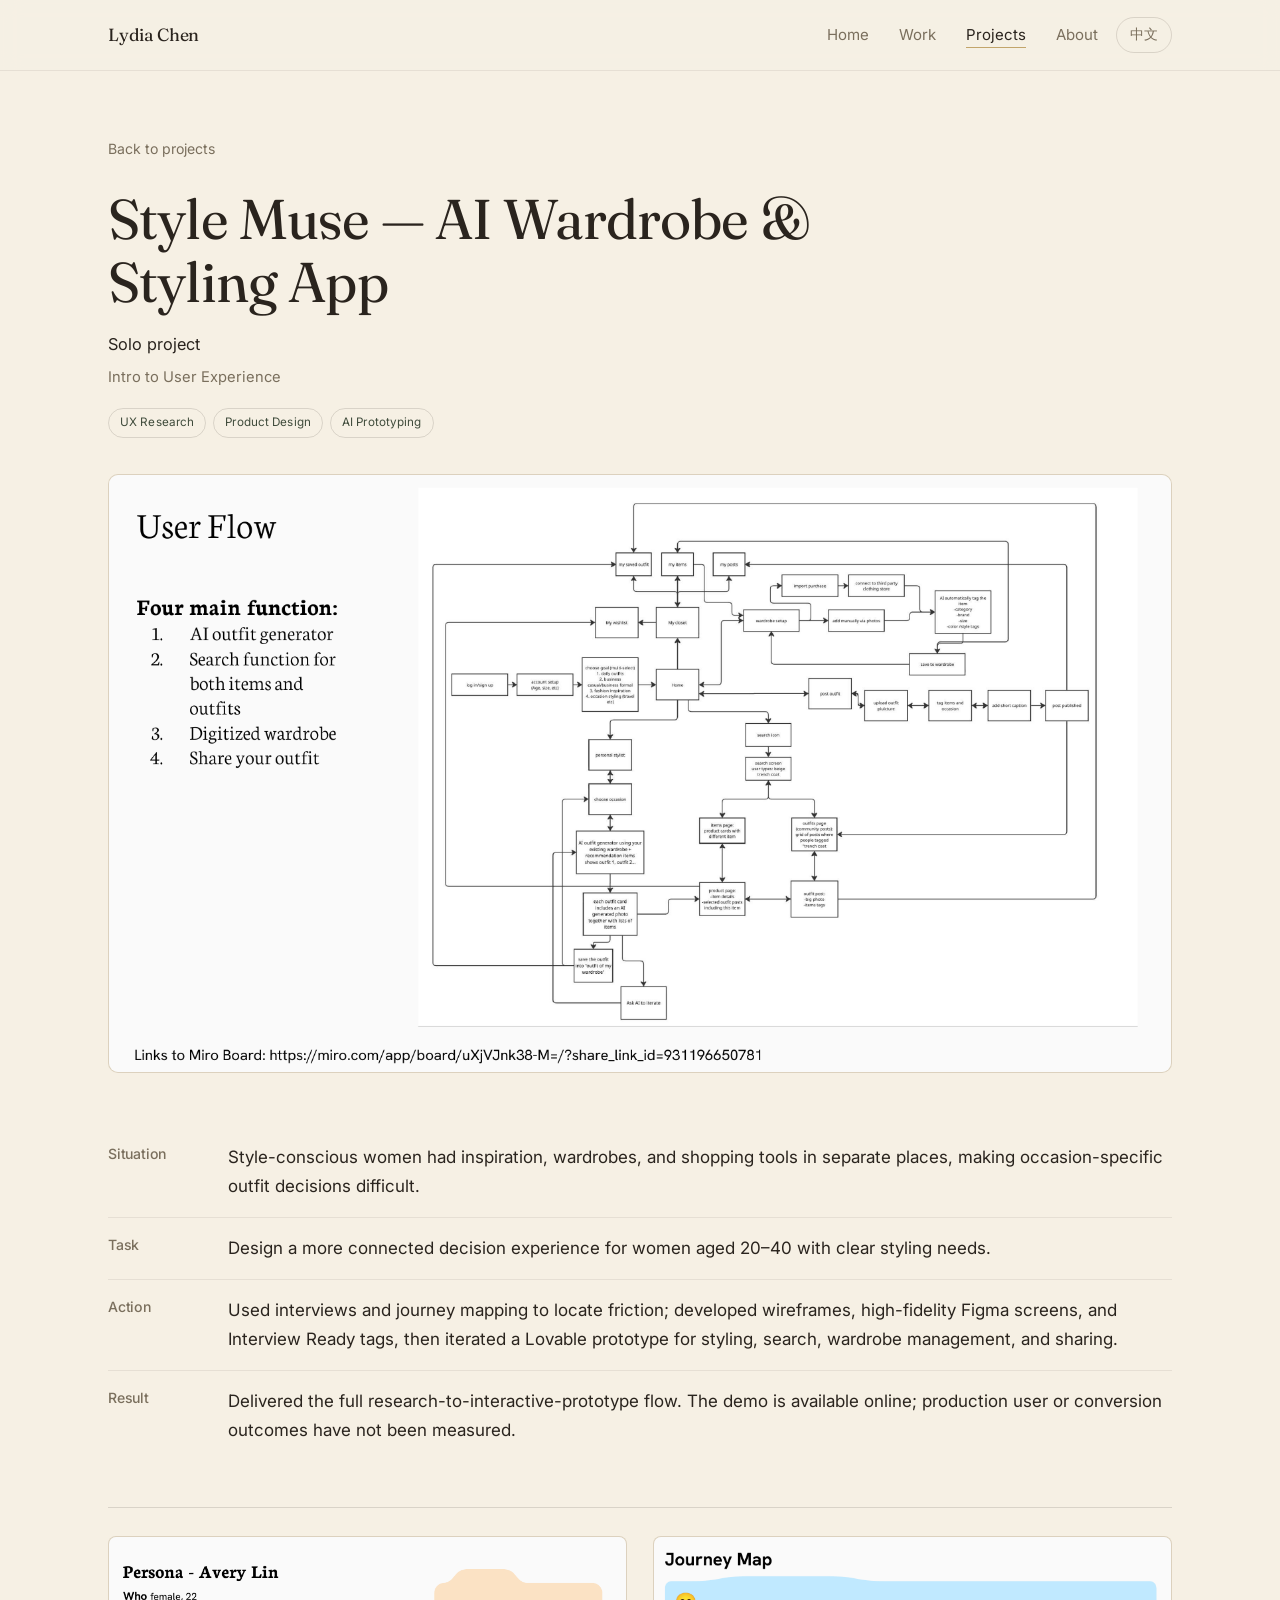
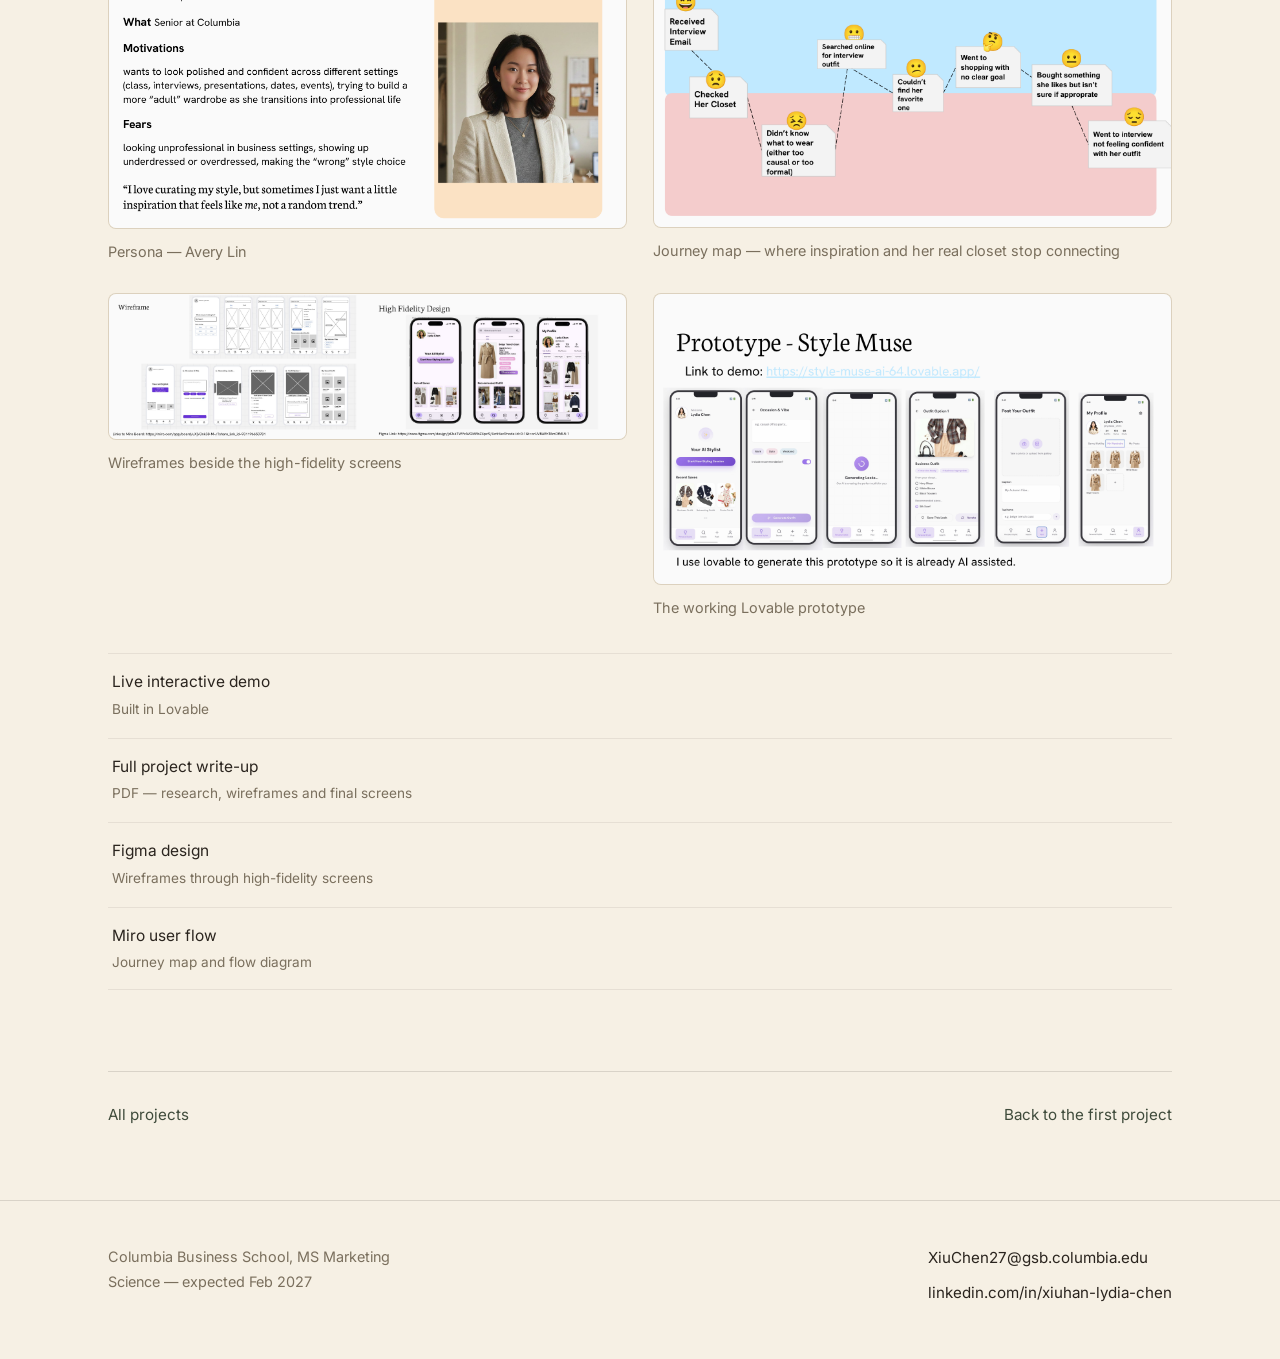
<file: projects-stylemuse.html>
<!DOCTYPE html>
<html lang="en">
<head>
<meta charset="UTF-8">
<meta name="viewport" content="width=device-width, initial-scale=1.0">
<title>Style Muse — Xiuhan (Lydia) Chen</title>
<meta name="description" content="Style Muse — an AI wardrobe and styling app taken from user research through high-fidelity Figma screens to a working Lovable prototype.">
<link rel="icon" href="data:image/svg+xml,<svg xmlns=%22http://www.w3.org/2000/svg%22 viewBox=%220 0 100 100%22><text y=%22.9em%22 font-size=%2290%22>%F0%9F%93%8A</text></svg>">
<link rel="preconnect" href="https://fonts.googleapis.com">
<link rel="preconnect" href="https://fonts.gstatic.com" crossorigin>
<link href="https://fonts.googleapis.com/css2?family=Fraunces:ital,opsz,wght@0,9..144,300;0,9..144,400;0,9..144,500;1,9..144,400&family=Inter:wght@400;500&display=swap" rel="stylesheet">
<link rel="stylesheet" href="style.css">
</head>
<body>

<header class="nav">
  <div class="wrap nav-inner">
    <a class="nav-logo" href="index.html">Lydia Chen</a>
    <div class="nav-right">
      <nav>
        <ul class="nav-menu">
          <li><a href="index.html">Home</a></li>
          <li><a href="work.html">Work</a></li>
          <li><a href="projects.html" class="is-active">Projects</a></li>
          <li><a href="about.html">About</a></li>
        </ul>
      </nav>
      <a class="nav-lang" href="https://lydiachen419-cmd.github.io/lydia-chen-portfolio-zh/">中文</a>
    </div>
  </div>
</header>

<main>
  <section class="detail-head">
    <div class="wrap">
      <a class="back-link" href="projects.html">Back to projects</a>
      <h1>Style Muse — AI Wardrobe &amp; Styling App</h1>
      <p class="detail-role">Solo project</p>
      <p class="detail-meta"><span>Intro to User Experience</span></p>
      <ul class="tags">
        <li>UX Research</li>
        <li>Product Design</li>
        <li>AI Prototyping</li>
      </ul>
    </div>
  </section>

  <div class="wrap">
    <figure class="detail-hero"><img src="assets/stylemuse/user-flow.png" alt="Style Muse user flow diagram"></figure>
  </div>

  <article class="wrap detail-body">
    <section class="chapter">
      <div class="prose star-story"><div class="star-row"><h3>Situation</h3><p>Style-conscious women had inspiration, wardrobes, and shopping tools in separate places, making occasion-specific outfit decisions difficult.</p></div><div class="star-row"><h3>Task</h3><p>Design a more connected decision experience for women aged 20–40 with clear styling needs.</p></div><div class="star-row"><h3>Action</h3><p>Used interviews and journey mapping to locate friction; developed wireframes, high-fidelity Figma screens, and Interview Ready tags, then iterated a Lovable prototype for styling, search, wardrobe management, and sharing.</p></div><div class="star-row"><h3>Result</h3><p>Delivered the full research-to-interactive-prototype flow. The demo is available online; production user or conversion outcomes have not been measured.</p></div></div>





        <section class="highlights">
        <div class="highlight-grid">
          <figure class="highlight">
            <img src="assets/stylemuse/persona.png" alt="Persona: Avery Lin" loading="lazy">
            <figcaption>Persona — Avery Lin</figcaption>
          </figure>
          <figure class="highlight">
            <img src="assets/stylemuse/journey-map.png" alt="User journey map" loading="lazy">
            <figcaption>Journey map — where inspiration and her real closet stop connecting</figcaption>
          </figure>
          <figure class="highlight">
            <img src="assets/stylemuse/wireframe-to-hifi.png" alt="Wireframes beside the high-fidelity screens" loading="lazy">
            <figcaption>Wireframes beside the high-fidelity screens</figcaption>
          </figure>
          <figure class="highlight">
            <img src="assets/stylemuse/prototype.png" alt="Screens from the Lovable prototype" loading="lazy">
            <figcaption>The working Lovable prototype</figcaption>
          </figure>
        </div>
      </section>

      <ul class="link-list">
        <li>
          <a href="https://style-muse-ai-64.lovable.app/" target="_blank" rel="noopener">Live interactive demo
            <span class="link-note">Built in Lovable</span>
          </a>
        </li>
        <li>
          <a href="assets/stylemuse/style-muse-final.pdf" target="_blank" rel="noopener">Full project write-up
            <span class="link-note">PDF — research, wireframes and final screens</span>
          </a>
        </li>
        <li>
          <a href="https://www.figma.com/design/jdJskTWYzAVGl6RbZ4pzI9/Untitled?node-id=0-1" target="_blank" rel="noopener">Figma design
            <span class="link-note">Wireframes through high-fidelity screens</span>
          </a>
        </li>
        <li>
          <a href="https://miro.com/app/board/uXjVJnk38-M=/?share_link_id=931196650781" target="_blank" rel="noopener">Miro user flow
            <span class="link-note">Journey map and flow diagram</span>
          </a>
        </li>
      </ul>
    </section>
  </article>

  <div class="wrap">
    <nav class="next-nav">
      <a href="projects.html">All projects</a>
      <a href="projects-century21.html">Back to the first project</a>
    </nav>
  </div>
</main>

<footer class="footer">
  <div class="wrap footer-inner">
    <p class="footer-note">Columbia Business School, MS Marketing Science — expected Feb 2027</p>
    <div class="footer-links">
      <a href="mailto:XiuChen27@gsb.columbia.edu">XiuChen27@gsb.columbia.edu</a>
      <a href="https://linkedin.com/in/xiuhan-lydia-chen" target="_blank" rel="noopener">linkedin.com/in/xiuhan-lydia-chen</a>
    </div>
  </div>
</footer>

<script src="script.js"></script>
</body>
</html>
</file>
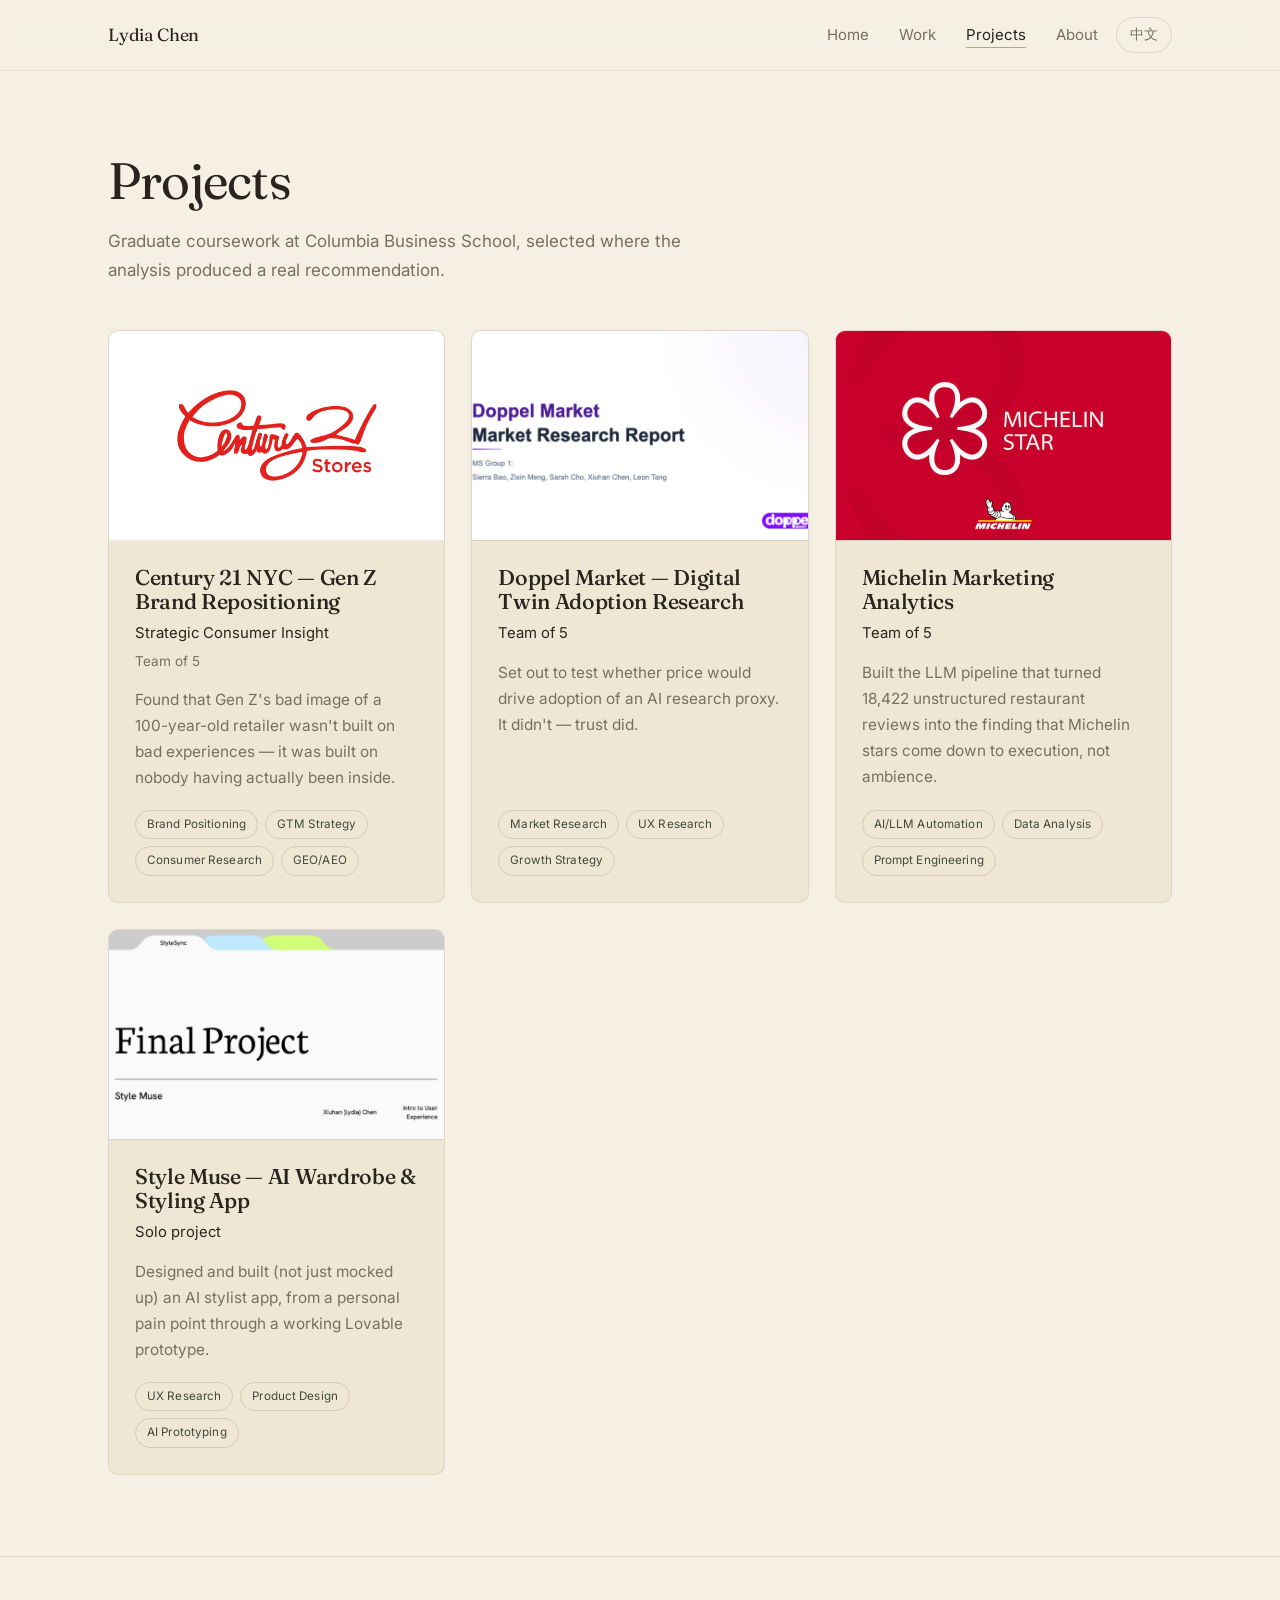
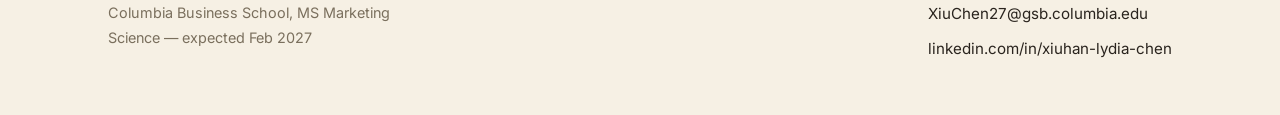
<file: projects.html>
<!DOCTYPE html>
<html lang="en">
<head>
<meta charset="UTF-8">
<meta name="viewport" content="width=device-width, initial-scale=1.0">
<title>Projects — Xiuhan (Lydia) Chen</title>
<meta name="description" content="Graduate projects by Lydia Chen at Columbia Business School — brand positioning, market research, LLM analytics, and product design.">
<link rel="icon" href="data:image/svg+xml,<svg xmlns=%22http://www.w3.org/2000/svg%22 viewBox=%220 0 100 100%22><text y=%22.9em%22 font-size=%2290%22>%F0%9F%93%8A</text></svg>">
<link rel="preconnect" href="https://fonts.googleapis.com">
<link rel="preconnect" href="https://fonts.gstatic.com" crossorigin>
<link href="https://fonts.googleapis.com/css2?family=Fraunces:ital,opsz,wght@0,9..144,300;0,9..144,400;0,9..144,500;1,9..144,400&family=Inter:wght@400;500&display=swap" rel="stylesheet">
<link rel="stylesheet" href="style.css">
</head>
<body>

<header class="nav">
  <div class="wrap nav-inner">
    <a class="nav-logo" href="index.html">Lydia Chen</a>
    <div class="nav-right">
      <nav>
        <ul class="nav-menu">
          <li><a href="index.html">Home</a></li>
          <li><a href="work.html">Work</a></li>
          <li><a href="projects.html" class="is-active">Projects</a></li>
          <li><a href="about.html">About</a></li>
        </ul>
      </nav>
      <a class="nav-lang" href="https://lydiachen419-cmd.github.io/lydia-chen-portfolio-zh/">中文</a>
    </div>
  </div>
</header>

<main>
  <section class="page-head">
    <div class="wrap">
      <h1>Projects</h1>
      <p>Graduate coursework at Columbia Business School, selected where the analysis produced a real recommendation.</p>
    </div>
  </section>

  <div class="wrap">
    <div class="card-grid">

      <a class="card" href="projects-century21.html">
        <div class="card-thumb thumb-logo"><img src="assets/century21/cover.png" alt="Century 21 logo" loading="lazy"></div>
        <div class="card-body">
          <h3 class="card-title">Century 21 NYC — Gen Z Brand Repositioning</h3>
          <p class="card-role">Strategic Consumer Insight</p>
          <p class="card-meta"><span>Team of 5</span></p>
          <p class="card-teaser">Found that Gen Z's bad image of a 100-year-old retailer wasn't built on bad experiences — it was built on nobody having actually been inside.</p>
          <ul class="tags">
            <li>Brand Positioning</li>
            <li>GTM Strategy</li>
            <li>Consumer Research</li>
            <li>GEO/AEO</li>
          </ul>
        </div>
      </a>

      <a class="card" href="projects-doppelmarket.html">
        <div class="card-thumb"><img src="assets/doppel/cover.png" alt="Doppel Market research deck title slide" loading="lazy"></div>
        <div class="card-body">
          <h3 class="card-title">Doppel Market — Digital Twin Adoption Research</h3>
          <p class="card-role">Team of 5</p>
          <p class="card-teaser">Set out to test whether price would drive adoption of an AI research proxy. It didn't — trust did.</p>
          <ul class="tags">
            <li>Market Research</li>
            <li>UX Research</li>
            <li>Growth Strategy</li>
          </ul>
        </div>
      </a>

      <a class="card" href="projects-michelin.html">
        <div class="card-thumb"><img src="assets/michelin/cover.png" alt="Michelin Star" loading="lazy"></div>
        <div class="card-body">
          <h3 class="card-title">Michelin Marketing Analytics</h3>
          <p class="card-role">Team of 5</p>
          <p class="card-teaser">Built the LLM pipeline that turned 18,422 unstructured restaurant reviews into the finding that Michelin stars come down to execution, not ambience.</p>
          <ul class="tags">
            <li>AI/LLM Automation</li>
            <li>Data Analysis</li>
            <li>Prompt Engineering</li>
          </ul>
        </div>
      </a>

      <a class="card" href="projects-stylemuse.html">
        <div class="card-thumb"><img src="assets/stylemuse/cover.png" alt="Style Muse project deck title slide" loading="lazy"></div>
        <div class="card-body">
          <h3 class="card-title">Style Muse — AI Wardrobe &amp; Styling App</h3>
          <p class="card-role">Solo project</p>
          <p class="card-teaser">Designed and built (not just mocked up) an AI stylist app, from a personal pain point through a working Lovable prototype.</p>
          <ul class="tags">
            <li>UX Research</li>
            <li>Product Design</li>
            <li>AI Prototyping</li>
          </ul>
        </div>
      </a>

    </div>
  </div>
</main>

<footer class="footer">
  <div class="wrap footer-inner">
    <p class="footer-note">Columbia Business School, MS Marketing Science — expected Feb 2027</p>
    <div class="footer-links">
      <a href="mailto:XiuChen27@gsb.columbia.edu">XiuChen27@gsb.columbia.edu</a>
      <a href="https://linkedin.com/in/xiuhan-lydia-chen" target="_blank" rel="noopener">linkedin.com/in/xiuhan-lydia-chen</a>
    </div>
  </div>
</footer>

<script src="script.js"></script>
</body>
</html>
</file>
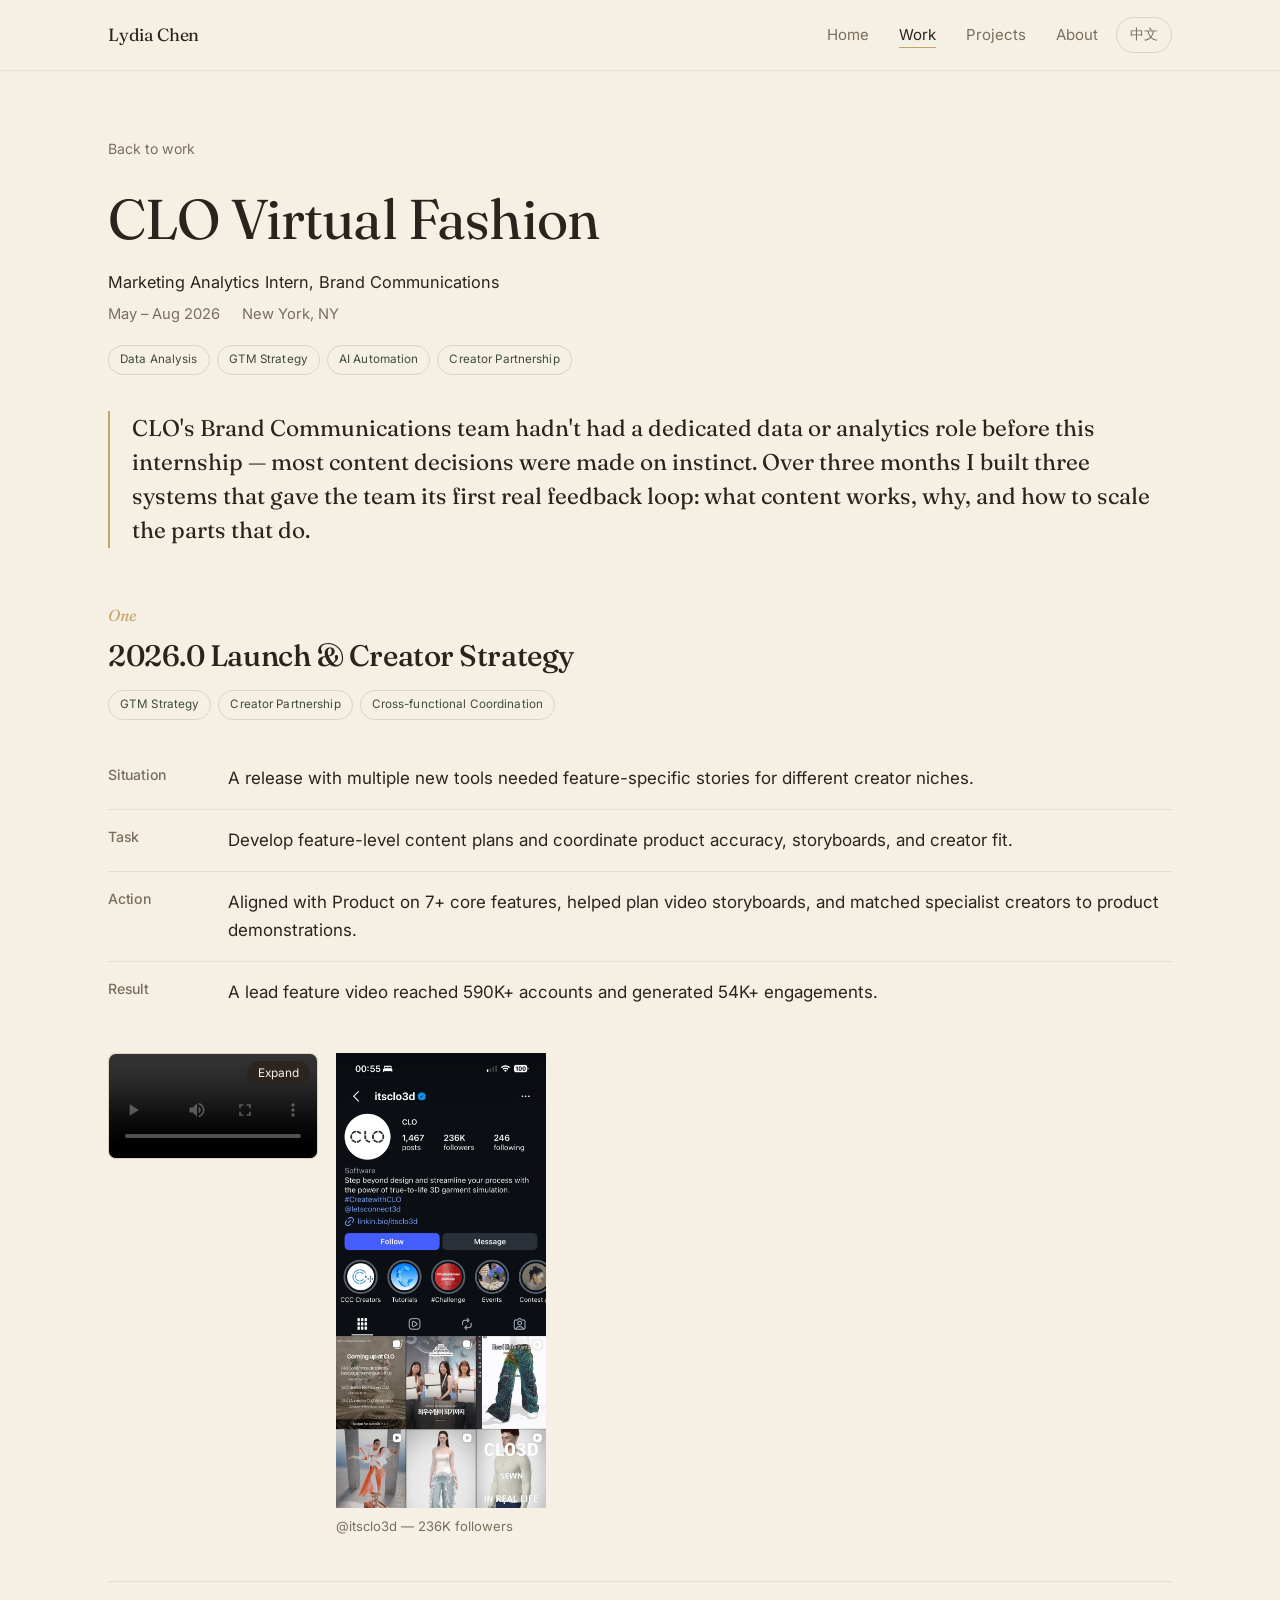
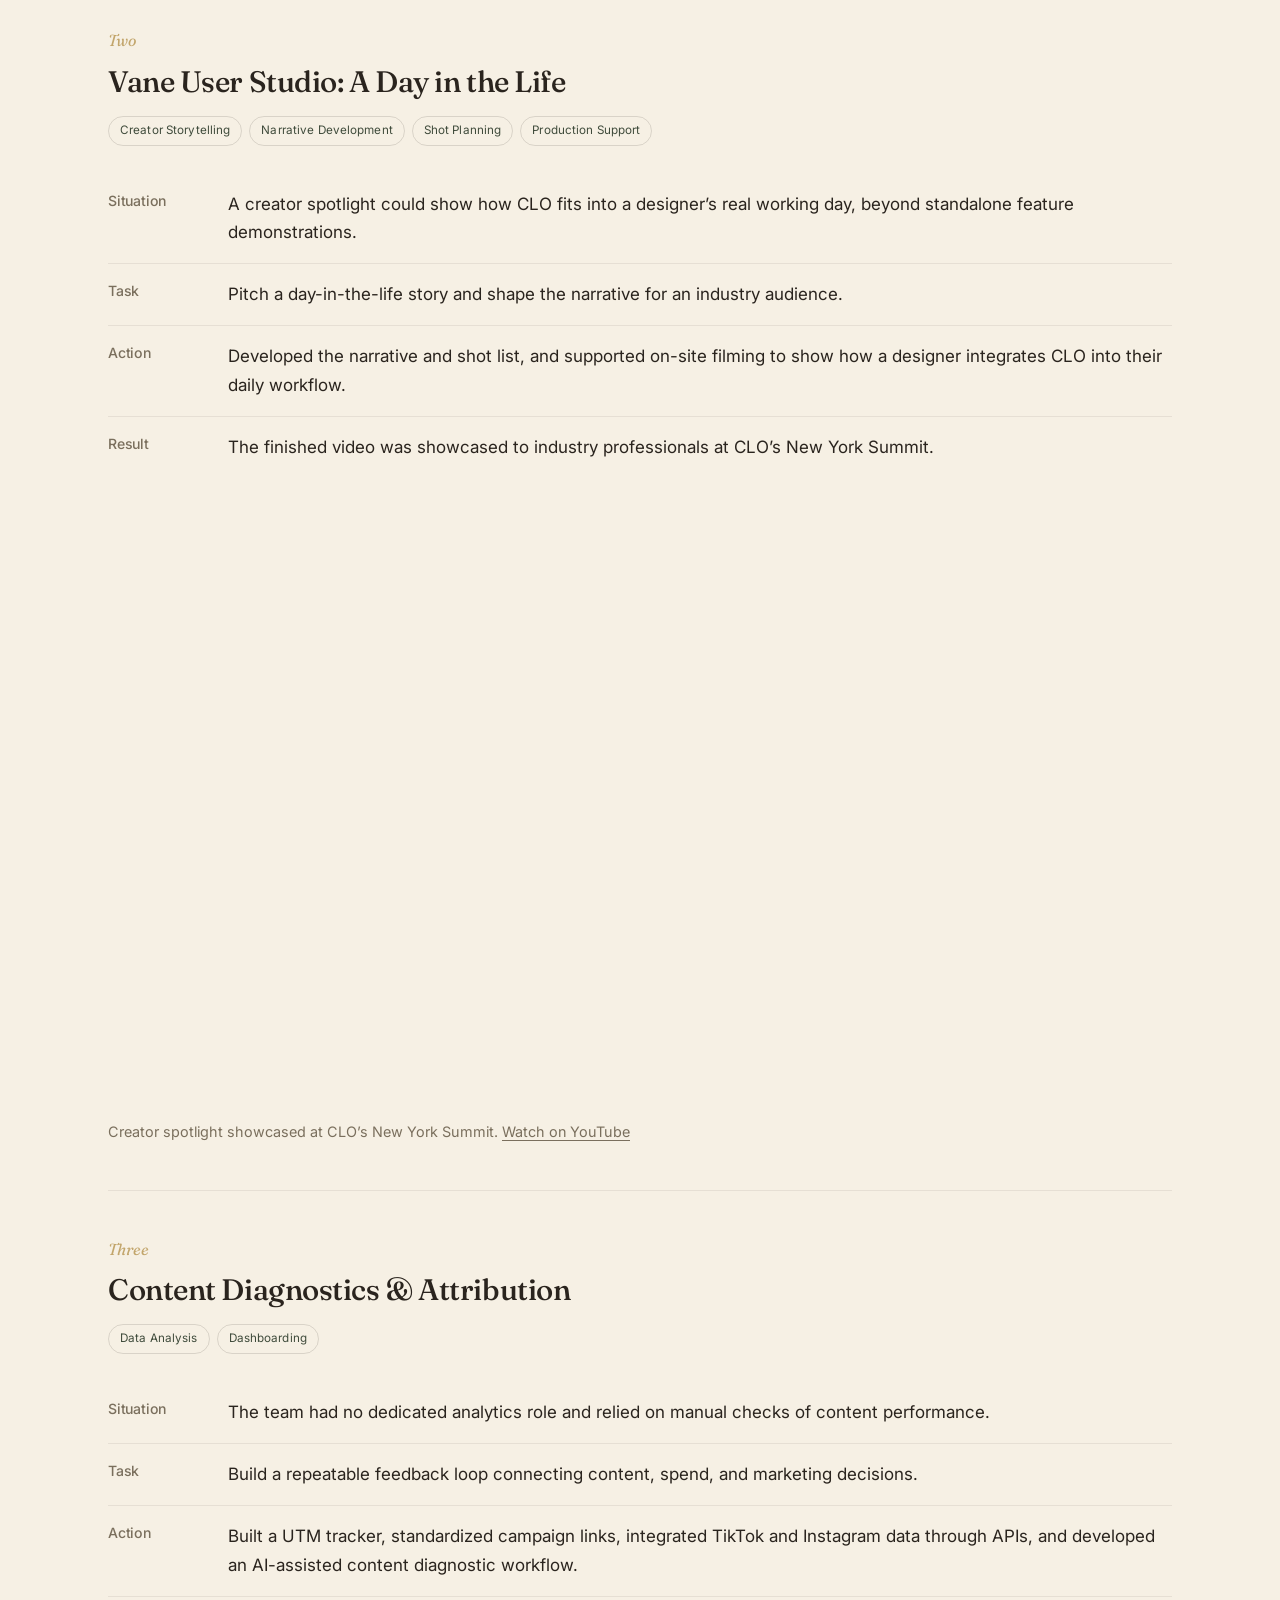
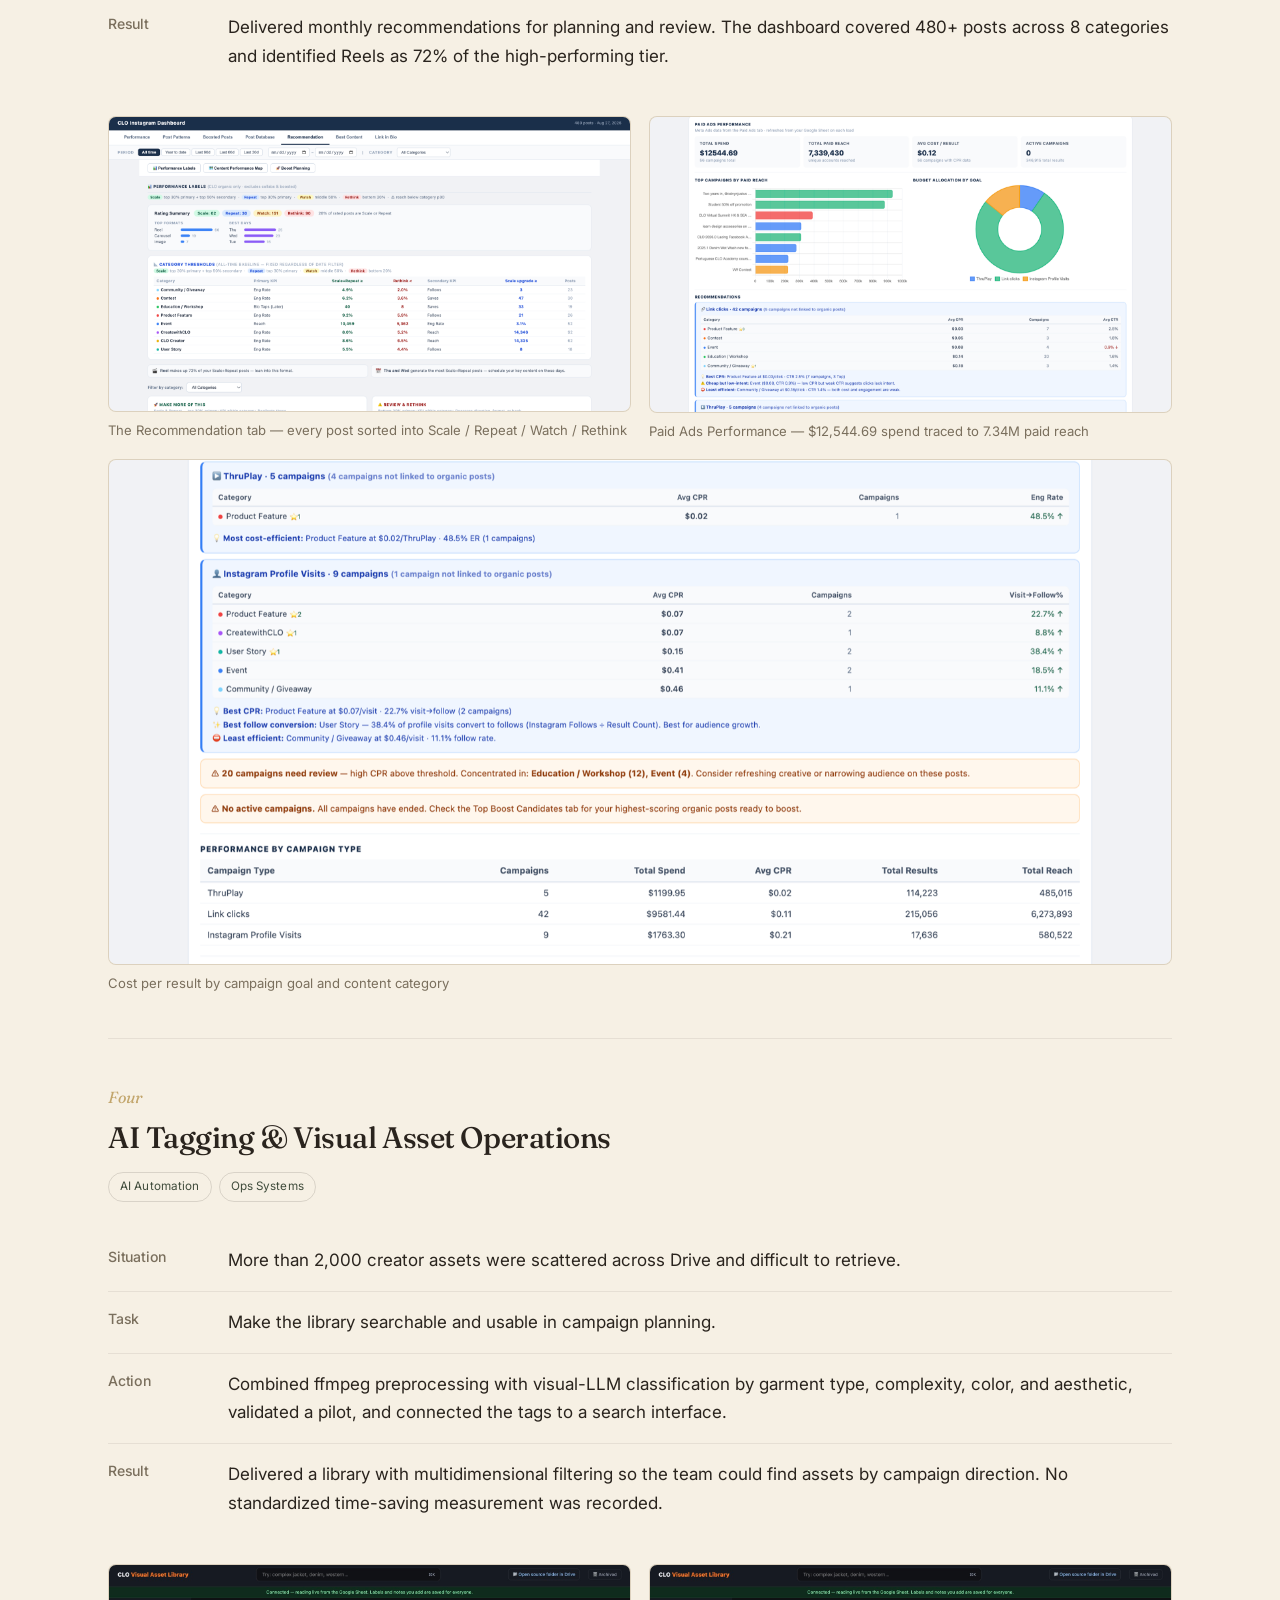
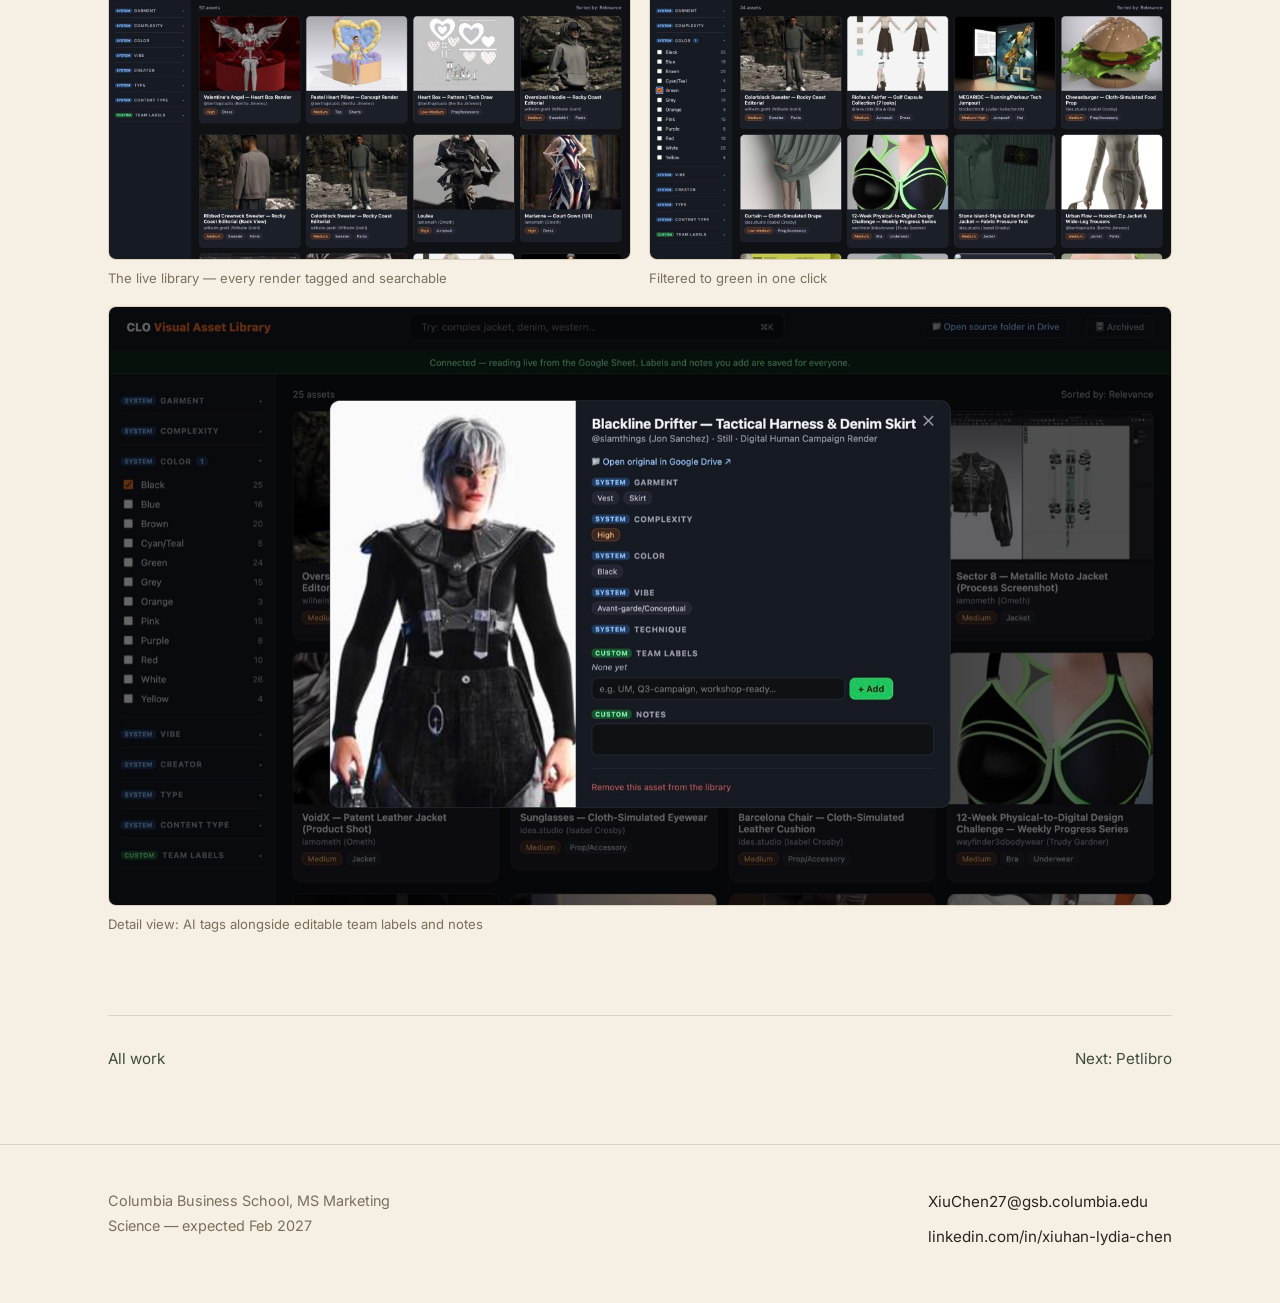
<file: work-clo.html>
<!DOCTYPE html>
<html lang="en">
<head>
<meta charset="UTF-8">
<meta name="viewport" content="width=device-width, initial-scale=1.0">
<title>CLO Virtual Fashion — Xiuhan (Lydia) Chen</title>
<meta name="description" content="Marketing Analytics Intern at CLO Virtual Fashion — feature launch creator program, Instagram performance dashboard, and AI asset tagging.">
<link rel="icon" href="data:image/svg+xml,<svg xmlns=%22http://www.w3.org/2000/svg%22 viewBox=%220 0 100 100%22><text y=%22.9em%22 font-size=%2290%22>%F0%9F%93%8A</text></svg>">
<link rel="preconnect" href="https://fonts.googleapis.com">
<link rel="preconnect" href="https://fonts.gstatic.com" crossorigin>
<link href="https://fonts.googleapis.com/css2?family=Fraunces:ital,opsz,wght@0,9..144,300;0,9..144,400;0,9..144,500;1,9..144,400&family=Inter:wght@400;500&display=swap" rel="stylesheet">
<link rel="stylesheet" href="style.css">
</head>
<body>

<header class="nav">
  <div class="wrap nav-inner">
    <a class="nav-logo" href="index.html">Lydia Chen</a>
    <div class="nav-right">
      <nav>
        <ul class="nav-menu">
          <li><a href="index.html">Home</a></li>
          <li><a href="work.html" class="is-active">Work</a></li>
          <li><a href="projects.html">Projects</a></li>
          <li><a href="about.html">About</a></li>
        </ul>
      </nav>
      <a class="nav-lang" href="https://lydiachen419-cmd.github.io/lydia-chen-portfolio-zh/">中文</a>
    </div>
  </div>
</header>

<main>
  <section class="detail-head">
    <div class="wrap">
      <a class="back-link" href="work.html">Back to work</a>
      <h1>CLO Virtual Fashion</h1>
      <p class="detail-role">Marketing Analytics Intern, Brand Communications</p>
      <p class="detail-meta"><span>May – Aug 2026</span><span>New York, NY</span></p>
      <ul class="tags">
        <li>Data Analysis</li>
        <li>GTM Strategy</li>
        <li>AI Automation</li>
        <li>Creator Partnership</li>
      </ul>
    </div>
  </section>

  <div class="wrap">
    <p class="detail-intro">CLO's Brand Communications team hadn't had a dedicated data or analytics role before this internship — most content decisions were made on instinct. Over three months I built three systems that gave the team its first real feedback loop: what content works, why, and how to scale the parts that do.</p>
  </div>

  <article class="wrap detail-body">

    <section class="chapter">
      <p class="chapter-index">One</p>
      <h2>2026.0 Launch & Creator Strategy</h2>
      <ul class="tags">
        <li>GTM Strategy</li>
        <li>Creator Partnership</li>
        <li>Cross-functional Coordination</li>
      </ul>

      <div class="prose star-story"><div class="star-row"><h3>Situation</h3><p>A release with multiple new tools needed feature-specific stories for different creator niches.</p></div><div class="star-row"><h3>Task</h3><p>Develop feature-level content plans and coordinate product accuracy, storyboards, and creator fit.</p></div><div class="star-row"><h3>Action</h3><p>Aligned with Product on 7+ core features, helped plan video storyboards, and matched specialist creators to product demonstrations.</p></div><div class="star-row"><h3>Result</h3><p>A lead feature video reached 590K+ accounts and generated 54K+ engagements.</p></div></div>

      <div class="media-row">
        <figure class="media-video" data-asset="assets/clo/lacing-post.mp4">
          <video src="assets/clo/lacing-post.mp4" controls loop playsinline preload="metadata" aria-label="CLO 2026.0 Lacing Instagram post"></video>
        </figure>
        <figure class="shot-portrait"><img src="assets/clo/instagram-profile.jpg" alt="CLO Instagram profile @itsclo3d" loading="lazy"><figcaption>@itsclo3d — 236K followers</figcaption></figure>
      </div>
    </section>

<section class="chapter"><p class="chapter-index">Two</p><h2>Vane User Studio: A Day in the Life</h2><ul class="tags"><li>Creator Storytelling</li><li>Narrative Development</li><li>Shot Planning</li><li>Production Support</li></ul><div class="prose star-story"><div class="star-row"><h3>Situation</h3><p>A creator spotlight could show how CLO fits into a designer’s real working day, beyond standalone feature demonstrations.</p></div><div class="star-row"><h3>Task</h3><p>Pitch a day-in-the-life story and shape the narrative for an industry audience.</p></div><div class="star-row"><h3>Action</h3><p>Developed the narrative and shot list, and supported on-site filming to show how a designer integrates CLO into their daily workflow.</p></div><div class="star-row"><h3>Result</h3><p>The finished video was showcased to industry professionals at CLO’s New York Summit.</p></div></div><figure class="creator-film"><iframe src="https://www.youtube-nocookie.com/embed/C_0t9gzEA4Y" title="Vane User Studio creator spotlight" loading="lazy" allow="accelerometer; autoplay; clipboard-write; encrypted-media; gyroscope; picture-in-picture; web-share" allowfullscreen></iframe><figcaption>Creator spotlight showcased at CLO’s New York Summit. <a href="https://www.youtube.com/watch?v=C_0t9gzEA4Y" target="_blank" rel="noopener">Watch on YouTube</a></figcaption></figure></section>

    <section class="chapter">
      <p class="chapter-index">Three</p>
      <h2>Content Diagnostics & Attribution</h2>
      <ul class="tags">
        <li>Data Analysis</li>
        <li>Dashboarding</li>
      </ul>

      <div class="prose star-story"><div class="star-row"><h3>Situation</h3><p>The team had no dedicated analytics role and relied on manual checks of content performance.</p></div><div class="star-row"><h3>Task</h3><p>Build a repeatable feedback loop connecting content, spend, and marketing decisions.</p></div><div class="star-row"><h3>Action</h3><p>Built a UTM tracker, standardized campaign links, integrated TikTok and Instagram data through APIs, and developed an AI-assisted content diagnostic workflow.</p></div><div class="star-row"><h3>Result</h3><p>Delivered monthly recommendations for planning and review. The dashboard covered 480+ posts across 8 categories and identified Reels as 72% of the high-performing tier.</p></div></div>



      <div class="media-row">
        <figure class="shot"><img src="assets/clo/dashboard-performance.png" alt="CLO Instagram performance dashboard, Recommendation tab" loading="lazy"><figcaption>The Recommendation tab — every post sorted into Scale / Repeat / Watch / Rethink</figcaption></figure>
        <figure class="shot"><img src="assets/clo/paid-ads-performance.png" alt="Paid ads performance tab showing spend, reach and cost per result" loading="lazy"><figcaption>Paid Ads Performance — $12,544.69 spend traced to 7.34M paid reach</figcaption></figure>
        <figure class="shot"><img src="assets/clo/paid-ads-detail.png" alt="Cost per result broken down by campaign goal and content category" loading="lazy"><figcaption>Cost per result by campaign goal and content category</figcaption></figure>
      </div>
    </section>

    <section class="chapter">
      <p class="chapter-index">Four</p>
      <h2>AI Tagging & Visual Asset Operations</h2>
      <ul class="tags">
        <li>AI Automation</li>
        <li>Ops Systems</li>
      </ul>

      <div class="prose star-story"><div class="star-row"><h3>Situation</h3><p>More than 2,000 creator assets were scattered across Drive and difficult to retrieve.</p></div><div class="star-row"><h3>Task</h3><p>Make the library searchable and usable in campaign planning.</p></div><div class="star-row"><h3>Action</h3><p>Combined ffmpeg preprocessing with visual-LLM classification by garment type, complexity, color, and aesthetic, validated a pilot, and connected the tags to a search interface.</p></div><div class="star-row"><h3>Result</h3><p>Delivered a library with multidimensional filtering so the team could find assets by campaign direction. No standardized time-saving measurement was recorded.</p></div></div>

      <div class="media-row">
<figure class="shot"><img src="assets/clo/asset-library.jpg" alt="Searchable visual asset library of tagged creator renders" loading="lazy"><figcaption>The live library — every render tagged and searchable</figcaption></figure>
        <figure class="shot"><img src="assets/clo/asset-library-filtered.jpg" alt="Asset library filtered to green garments" loading="lazy"><figcaption>Filtered to green in one click</figcaption></figure>
        <figure class="shot"><img src="assets/clo/asset-detail-modal.jpg" alt="Asset detail view showing AI-generated tags and team label fields" loading="lazy"><figcaption>Detail view: AI tags alongside editable team labels and notes</figcaption></figure>
      </div>
    </section>

  </article>

  <div class="wrap">
    <nav class="next-nav">
      <a href="work.html">All work</a>
      <a href="work-petlibro.html">Next: Petlibro</a>
    </nav>
  </div>
</main>

<footer class="footer">
  <div class="wrap footer-inner">
    <p class="footer-note">Columbia Business School, MS Marketing Science — expected Feb 2027</p>
    <div class="footer-links">
      <a href="mailto:XiuChen27@gsb.columbia.edu">XiuChen27@gsb.columbia.edu</a>
      <a href="https://linkedin.com/in/xiuhan-lydia-chen" target="_blank" rel="noopener">linkedin.com/in/xiuhan-lydia-chen</a>
    </div>
  </div>
</footer>

<script src="script.js"></script>
</body>
</html>
</file>
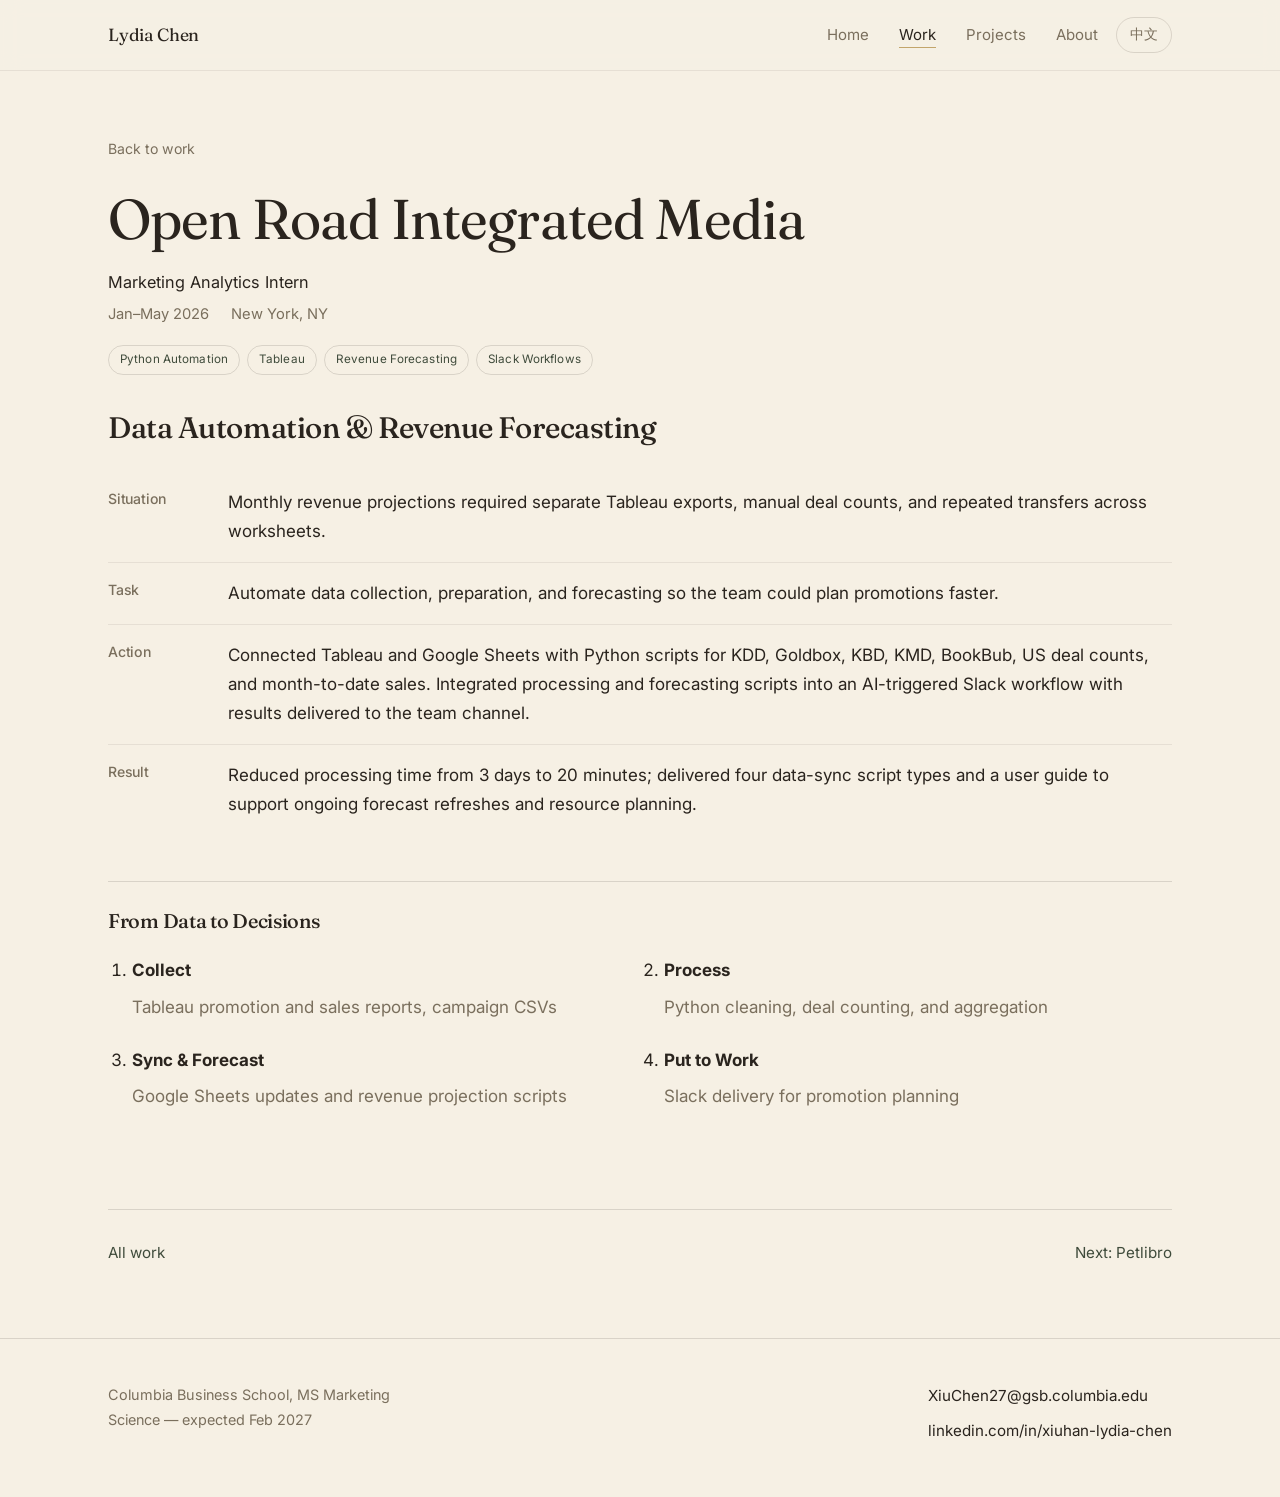
<file: work-orim.html>
<!DOCTYPE html>
<html lang="en">
<head>
<meta charset="UTF-8">
<meta name="viewport" content="width=device-width, initial-scale=1.0">
<title>ORIM | Lydia Chen</title>
<meta name="description" content="Data automation and revenue forecasting at Open Road Integrated Media.">
<link rel="icon" href="data:image/svg+xml,<svg xmlns=%22http://www.w3.org/2000/svg%22 viewBox=%220 0 100 100%22><text y=%22.9em%22 font-size=%2290%22>%F0%9F%93%8A</text></svg>">
<link rel="preconnect" href="https://fonts.googleapis.com">
<link rel="preconnect" href="https://fonts.gstatic.com" crossorigin>
<link href="https://fonts.googleapis.com/css2?family=Fraunces:ital,opsz,wght@0,9..144,300;0,9..144,400;0,9..144,500;1,9..144,400&family=Inter:wght@400;500&display=swap" rel="stylesheet">
<link rel="stylesheet" href="style.css">
</head>
<body>

<header class="nav">
  <div class="wrap nav-inner">
    <a class="nav-logo" href="index.html">Lydia Chen</a>
    <div class="nav-right">
      <nav>
        <ul class="nav-menu">
          <li><a href="index.html">Home</a></li>
          <li><a href="work.html" class="is-active">Work</a></li>
          <li><a href="projects.html">Projects</a></li>
          <li><a href="about.html">About</a></li>
        </ul>
      </nav>
      <a class="nav-lang" href="https://lydiachen419-cmd.github.io/lydia-chen-portfolio-zh/">中文</a>
    </div>
  </div>
</header>

<main><section class="detail-head"><div class="wrap"><a class="back-link" href="work.html">Back to work</a><h1>Open Road Integrated Media</h1><p class="detail-role">Marketing Analytics Intern</p><p class="detail-meta"><span>Jan–May 2026</span><span>New York, NY</span></p><ul class="tags"><li>Python Automation</li><li>Tableau</li><li>Revenue Forecasting</li><li>Slack Workflows</li></ul></div></section><article class="wrap detail-body"><section class="chapter"><h2>Data Automation & Revenue Forecasting</h2><div class="prose star-story"><div class="star-row"><h3>Situation</h3><p>Monthly revenue projections required separate Tableau exports, manual deal counts, and repeated transfers across worksheets.</p></div><div class="star-row"><h3>Task</h3><p>Automate data collection, preparation, and forecasting so the team could plan promotions faster.</p></div><div class="star-row"><h3>Action</h3><p>Connected Tableau and Google Sheets with Python scripts for KDD, Goldbox, KBD, KMD, BookBub, US deal counts, and month-to-date sales. Integrated processing and forecasting scripts into an AI-triggered Slack workflow with results delivered to the team channel.</p></div><div class="star-row"><h3>Result</h3><p>Reduced processing time from 3 days to 20 minutes; delivered four data-sync script types and a user guide to support ongoing forecast refreshes and resource planning.</p></div></div><section class="highlights"><h3>From Data to Decisions</h3><ol class="automation-flow"><li><strong>Collect</strong><p>Tableau promotion and sales reports, campaign CSVs</p></li><li><strong>Process</strong><p>Python cleaning, deal counting, and aggregation</p></li><li><strong>Sync & Forecast</strong><p>Google Sheets updates and revenue projection scripts</p></li><li><strong>Put to Work</strong><p>Slack delivery for promotion planning</p></li></ol></section></section></article><div class="wrap"><nav class="next-nav"><a href="work.html">All work</a><a href="work-petlibro.html">Next: Petlibro</a></nav></div></main>

<footer class="footer">
  <div class="wrap footer-inner">
    <p class="footer-note">Columbia Business School, MS Marketing Science — expected Feb 2027</p>
    <div class="footer-links">
      <a href="mailto:XiuChen27@gsb.columbia.edu">XiuChen27@gsb.columbia.edu</a>
      <a href="https://linkedin.com/in/xiuhan-lydia-chen" target="_blank" rel="noopener">linkedin.com/in/xiuhan-lydia-chen</a>
    </div>
  </div>
</footer>

<script src="script.js"></script>
</body>
</html>
</file>
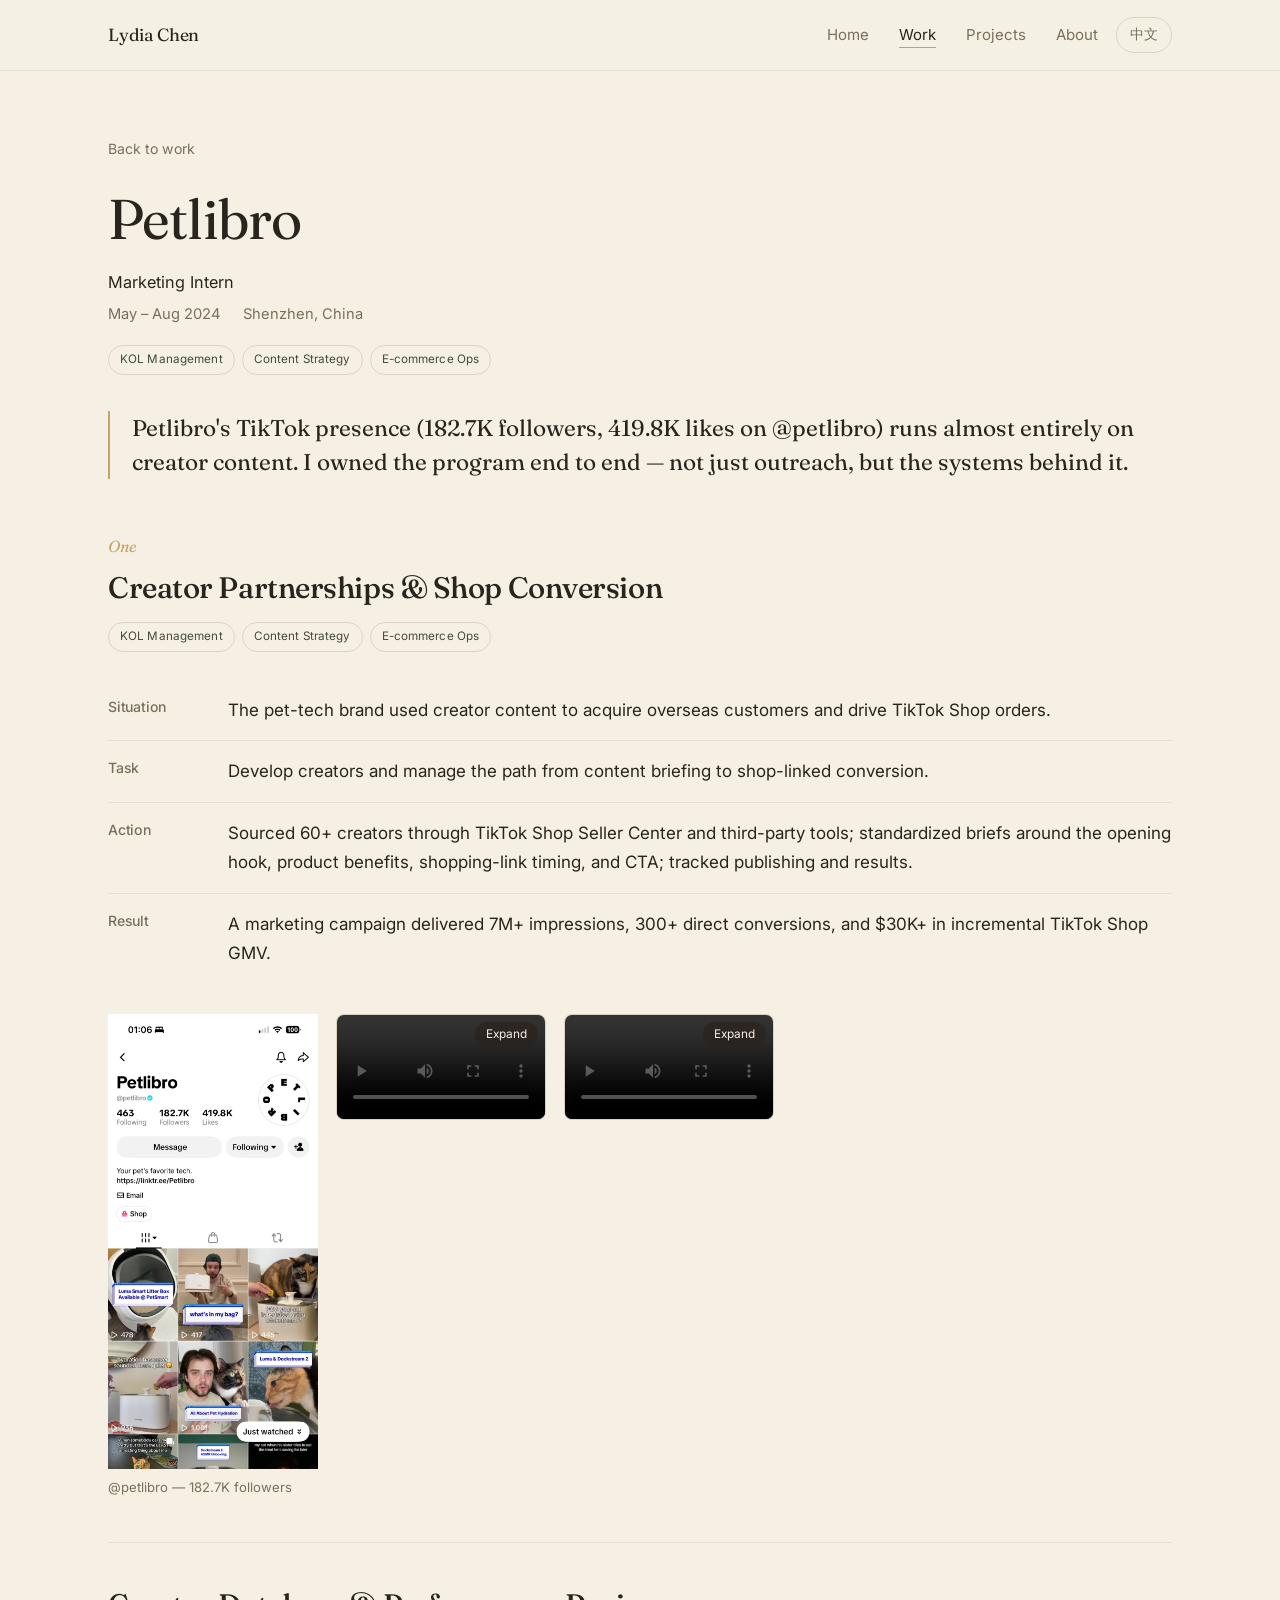
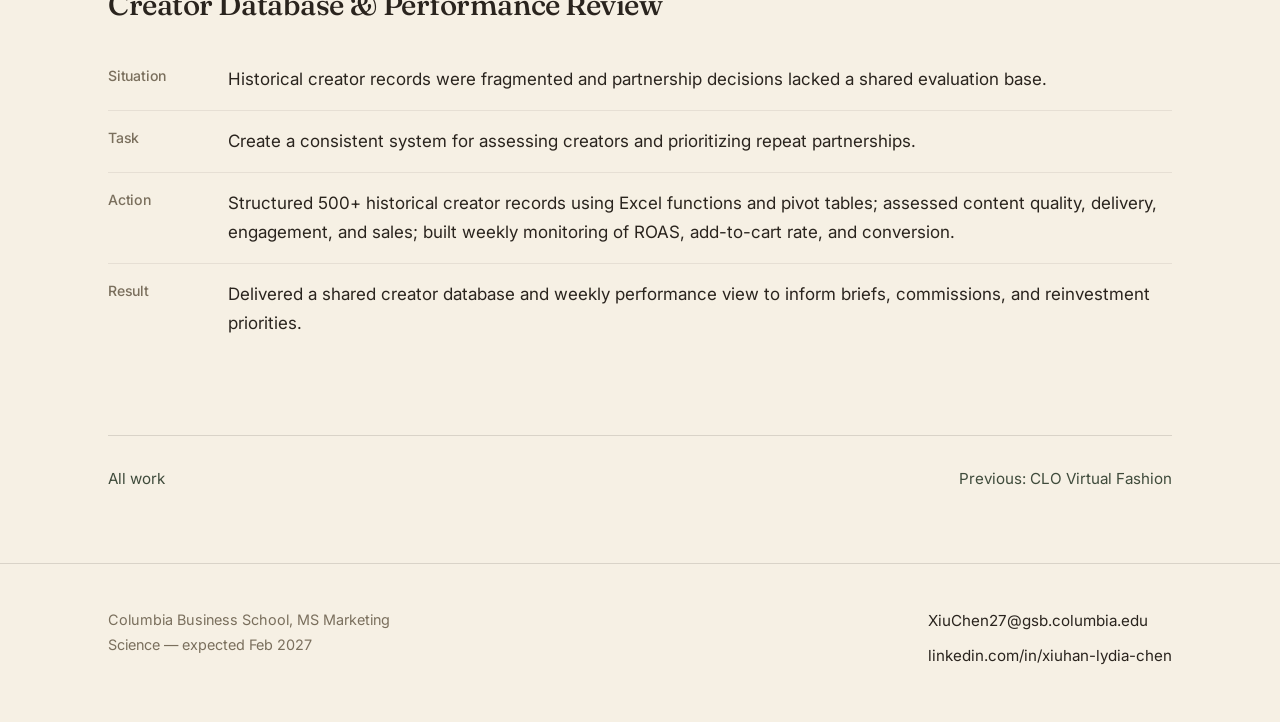
<file: work-petlibro.html>
<!DOCTYPE html>
<html lang="en">
<head>
<meta charset="UTF-8">
<meta name="viewport" content="width=device-width, initial-scale=1.0">
<title>Petlibro — Xiuhan (Lydia) Chen</title>
<meta name="description" content="Marketing Intern at Petlibro — a 60-creator TikTok partnership program run end to end, plus the briefing and tracking systems behind it.">
<link rel="icon" href="data:image/svg+xml,<svg xmlns=%22http://www.w3.org/2000/svg%22 viewBox=%220 0 100 100%22><text y=%22.9em%22 font-size=%2290%22>%F0%9F%93%8A</text></svg>">
<link rel="preconnect" href="https://fonts.googleapis.com">
<link rel="preconnect" href="https://fonts.gstatic.com" crossorigin>
<link href="https://fonts.googleapis.com/css2?family=Fraunces:ital,opsz,wght@0,9..144,300;0,9..144,400;0,9..144,500;1,9..144,400&family=Inter:wght@400;500&display=swap" rel="stylesheet">
<link rel="stylesheet" href="style.css">
</head>
<body>

<header class="nav">
  <div class="wrap nav-inner">
    <a class="nav-logo" href="index.html">Lydia Chen</a>
    <div class="nav-right">
      <nav>
        <ul class="nav-menu">
          <li><a href="index.html">Home</a></li>
          <li><a href="work.html" class="is-active">Work</a></li>
          <li><a href="projects.html">Projects</a></li>
          <li><a href="about.html">About</a></li>
        </ul>
      </nav>
      <a class="nav-lang" href="https://lydiachen419-cmd.github.io/lydia-chen-portfolio-zh/">中文</a>
    </div>
  </div>
</header>

<main>
  <section class="detail-head">
    <div class="wrap">
      <a class="back-link" href="work.html">Back to work</a>
      <h1>Petlibro</h1>
      <p class="detail-role">Marketing Intern</p>
      <p class="detail-meta"><span>May – Aug 2024</span><span>Shenzhen, China</span></p>
      <ul class="tags">
        <li>KOL Management</li>
        <li>Content Strategy</li>
        <li>E-commerce Ops</li>
      </ul>
    </div>
  </section>

  <div class="wrap">
    <p class="detail-intro">Petlibro's TikTok presence (182.7K followers, 419.8K likes on @petlibro) runs almost entirely on creator content. I owned the program end to end — not just outreach, but the systems behind it.</p>
  </div>

  <article class="wrap detail-body">

    <section class="chapter">
      <p class="chapter-index">One</p>
      <h2>Creator Partnerships & Shop Conversion</h2>
      <ul class="tags">
        <li>KOL Management</li>
        <li>Content Strategy</li>
        <li>E-commerce Ops</li>
      </ul>

      <div class="prose star-story"><div class="star-row"><h3>Situation</h3><p>The pet-tech brand used creator content to acquire overseas customers and drive TikTok Shop orders.</p></div><div class="star-row"><h3>Task</h3><p>Develop creators and manage the path from content briefing to shop-linked conversion.</p></div><div class="star-row"><h3>Action</h3><p>Sourced 60+ creators through TikTok Shop Seller Center and third-party tools; standardized briefs around the opening hook, product benefits, shopping-link timing, and CTA; tracked publishing and results.</p></div><div class="star-row"><h3>Result</h3><p>A marketing campaign delivered 7M+ impressions, 300+ direct conversions, and $30K+ in incremental TikTok Shop GMV.</p></div></div>



      <div class="media-row">
        <figure class="shot-portrait"><img src="assets/petlibro/tiktok-profile.jpg" alt="Petlibro TikTok profile — 182.7K followers, 419.8K likes" loading="lazy"><figcaption>@petlibro — 182.7K followers</figcaption></figure>
        <figure class="media-video" data-asset="assets/petlibro/creator-video-1.mp4">
          <video src="assets/petlibro/creator-video-1.mp4" controls loop playsinline preload="metadata" aria-label="Creator video: Dockstream product education"></video>
        </figure>
        <figure class="media-video" data-asset="assets/petlibro/creator-video-2.mp4">
          <video src="assets/petlibro/creator-video-2.mp4" controls loop playsinline preload="metadata" aria-label="Creator video: paid partnership lifestyle integration"></video>
        </figure>
      </div>
    </section>

  <section class="chapter"><h2>Creator Database & Performance Review</h2><div class="prose star-story"><div class="star-row"><h3>Situation</h3><p>Historical creator records were fragmented and partnership decisions lacked a shared evaluation base.</p></div><div class="star-row"><h3>Task</h3><p>Create a consistent system for assessing creators and prioritizing repeat partnerships.</p></div><div class="star-row"><h3>Action</h3><p>Structured 500+ historical creator records using Excel functions and pivot tables; assessed content quality, delivery, engagement, and sales; built weekly monitoring of ROAS, add-to-cart rate, and conversion.</p></div><div class="star-row"><h3>Result</h3><p>Delivered a shared creator database and weekly performance view to inform briefs, commissions, and reinvestment priorities.</p></div></div></section></article>

  <div class="wrap">
    <nav class="next-nav">
      <a href="work.html">All work</a>
      <a href="work-clo.html">Previous: CLO Virtual Fashion</a>
    </nav>
  </div>
</main>

<footer class="footer">
  <div class="wrap footer-inner">
    <p class="footer-note">Columbia Business School, MS Marketing Science — expected Feb 2027</p>
    <div class="footer-links">
      <a href="mailto:XiuChen27@gsb.columbia.edu">XiuChen27@gsb.columbia.edu</a>
      <a href="https://linkedin.com/in/xiuhan-lydia-chen" target="_blank" rel="noopener">linkedin.com/in/xiuhan-lydia-chen</a>
    </div>
  </div>
</footer>

<script src="script.js"></script>
</body>
</html>
</file>
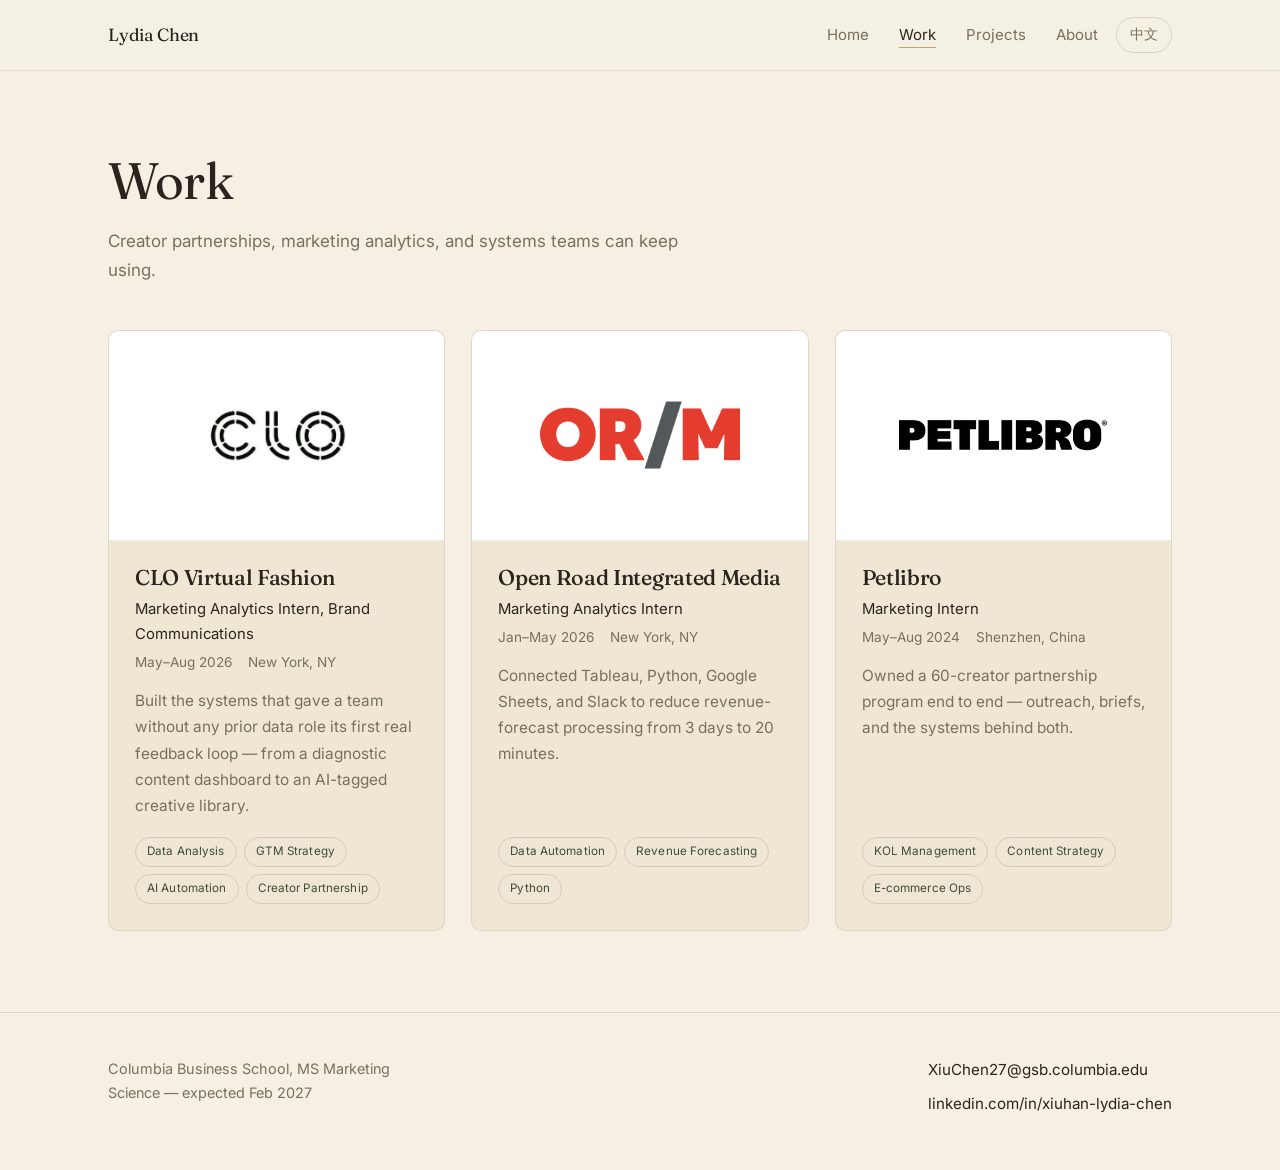
<file: work.html>
<!DOCTYPE html>
<html lang="en">
<head>
<meta charset="UTF-8">
<meta name="viewport" content="width=device-width, initial-scale=1.0">
<title>Work — Xiuhan (Lydia) Chen</title>
<meta name="description" content="Internship work by Lydia Chen at CLO Virtual Fashion and Petlibro.">
<link rel="icon" href="data:image/svg+xml,<svg xmlns=%22http://www.w3.org/2000/svg%22 viewBox=%220 0 100 100%22><text y=%22.9em%22 font-size=%2290%22>%F0%9F%93%8A</text></svg>">
<link rel="preconnect" href="https://fonts.googleapis.com">
<link rel="preconnect" href="https://fonts.gstatic.com" crossorigin>
<link href="https://fonts.googleapis.com/css2?family=Fraunces:ital,opsz,wght@0,9..144,300;0,9..144,400;0,9..144,500;1,9..144,400&family=Inter:wght@400;500&display=swap" rel="stylesheet">
<link rel="stylesheet" href="style.css">
</head>
<body>

<header class="nav">
  <div class="wrap nav-inner">
    <a class="nav-logo" href="index.html">Lydia Chen</a>
    <div class="nav-right">
      <nav>
        <ul class="nav-menu">
          <li><a href="index.html">Home</a></li>
          <li><a href="work.html" class="is-active">Work</a></li>
          <li><a href="projects.html">Projects</a></li>
          <li><a href="about.html">About</a></li>
        </ul>
      </nav>
      <a class="nav-lang" href="https://lydiachen419-cmd.github.io/lydia-chen-portfolio-zh/">中文</a>
    </div>
  </div>
</header>

<main>
  <section class="page-head">
    <div class="wrap">
      <h1>Work</h1>
      <p>Creator partnerships, marketing analytics, and systems teams can keep using.</p>
    </div>
  </section>

  <div class="wrap">
    <div class="card-grid">

      <a class="card" href="work-clo.html">
        <div class="card-thumb thumb-logo"><img src="assets/clo/cover.png" alt="CLO Virtual Fashion logo" loading="lazy"></div>
        <div class="card-body">
          <h3 class="card-title">CLO Virtual Fashion</h3>
          <p class="card-role">Marketing Analytics Intern, Brand Communications</p>
          <p class="card-meta"><span>May–Aug 2026</span><span>New York, NY</span></p>
          <p class="card-teaser">Built the systems that gave a team without any prior data role its first real feedback loop — from a diagnostic content dashboard to an AI-tagged creative library.</p>
          <ul class="tags">
            <li>Data Analysis</li>
            <li>GTM Strategy</li>
            <li>AI Automation</li>
            <li>Creator Partnership</li>
          </ul>
        </div>
      </a>

      <a class="card" href="work-orim.html"><div class="card-thumb thumb-logo"><img src="assets/orim/cover.png" alt="Open Road Integrated Media logo" loading="lazy"></div><div class="card-body"><h3 class="card-title">Open Road Integrated Media</h3><p class="card-role">Marketing Analytics Intern</p><p class="card-meta"><span>Jan–May 2026</span><span>New York, NY</span></p><p class="card-teaser">Connected Tableau, Python, Google Sheets, and Slack to reduce revenue-forecast processing from 3 days to 20 minutes.</p><ul class="tags"><li>Data Automation</li><li>Revenue Forecasting</li><li>Python</li></ul></div></a><a class="card" href="work-petlibro.html">
        <div class="card-thumb thumb-logo"><img src="assets/petlibro/cover.png" alt="Petlibro logo" loading="lazy"></div>
        <div class="card-body">
          <h3 class="card-title">Petlibro</h3>
          <p class="card-role">Marketing Intern</p>
          <p class="card-meta"><span>May–Aug 2024</span><span>Shenzhen, China</span></p>
          <p class="card-teaser">Owned a 60-creator partnership program end to end — outreach, briefs, and the systems behind both.</p>
          <ul class="tags">
            <li>KOL Management</li>
            <li>Content Strategy</li>
            <li>E-commerce Ops</li>
          </ul>
        </div>
      </a>

    </div>
  </div>
</main>

<footer class="footer">
  <div class="wrap footer-inner">
    <p class="footer-note">Columbia Business School, MS Marketing Science — expected Feb 2027</p>
    <div class="footer-links">
      <a href="mailto:XiuChen27@gsb.columbia.edu">XiuChen27@gsb.columbia.edu</a>
      <a href="https://linkedin.com/in/xiuhan-lydia-chen" target="_blank" rel="noopener">linkedin.com/in/xiuhan-lydia-chen</a>
    </div>
  </div>
</footer>

<script src="script.js"></script>
</body>
</html>
</file>
<file: style.css>
/* ===========================================================
   Tokens
=========================================================== */
:root {
  --bg: #F6F0E4;
  --bg-card: #EFE6D3;
  --bg-sunk: #EBE1CC;
  --ink: #2A241E;
  --muted: #7A6F5D;
  --accent: #3F4B3B;
  --accent-2: #C2A56B;
  --line: rgba(42, 36, 30, 0.14);
  --line-soft: rgba(42, 36, 30, 0.08);

  --serif: 'Fraunces', 'Iowan Old Style', Georgia, serif;
  --sans: 'Inter', -apple-system, BlinkMacSystemFont, 'Segoe UI', sans-serif;

  --page: 1120px;
  --measure: 34em;
  --gutter: 28px;
}

@media (prefers-color-scheme: dark) {
  :root {
    --bg: #1E1A15;
    --bg-card: #272118;
    --bg-sunk: #221C15;
    --ink: #F2E9D8;
    --muted: #A5967C;
    --accent: #9BB092;
    --accent-2: #D6BE8C;
    --line: rgba(242, 233, 216, 0.16);
    --line-soft: rgba(242, 233, 216, 0.09);
  }
}

* { box-sizing: border-box; }

html {
  scroll-behavior: smooth;
  -webkit-text-size-adjust: 100%;
}

body {
  margin: 0;
  background: var(--bg);
  color: var(--ink);
  font-family: var(--sans);
  font-size: 17px;
  line-height: 1.7;
  -webkit-font-smoothing: antialiased;
}

h1, h2, h3, h4 {
  font-family: var(--serif);
  font-weight: 500;
  line-height: 1.12;
  letter-spacing: -0.015em;
  margin: 0;
}

p { margin: 0; }

a { color: inherit; text-decoration: none; }

img { max-width: 100%; display: block; }

:focus-visible {
  outline: 2px solid var(--accent);
  outline-offset: 3px;
  border-radius: 2px;
}

.wrap {
  width: 100%;
  max-width: var(--page);
  margin: 0 auto;
  padding: 0 var(--gutter);
}

.sr-only {
  position: absolute;
  width: 1px; height: 1px;
  padding: 0; margin: -1px;
  overflow: hidden;
  clip: rect(0 0 0 0);
  white-space: nowrap;
  border: 0;
}

@media (prefers-reduced-motion: reduce) {
  html { scroll-behavior: auto; }
  *, *::before, *::after {
    animation-duration: 0.001ms !important;
    animation-iteration-count: 1 !important;
    transition-duration: 0.001ms !important;
  }
}

/* ===========================================================
   Nav
=========================================================== */
.nav {
  position: sticky;
  top: 0;
  z-index: 40;
  background: color-mix(in srgb, var(--bg) 90%, transparent);
  backdrop-filter: blur(10px);
  border-bottom: 1px solid var(--line-soft);
}

.nav-inner {
  display: flex;
  align-items: center;
  justify-content: space-between;
  gap: 20px;
  height: 70px;
}

.nav-logo {
  font-family: var(--serif);
  font-size: 1.1rem;
  letter-spacing: -0.01em;
}

.nav-menu {
  display: flex;
  gap: 30px;
  list-style: none;
  margin: 0;
  padding: 0;
  font-size: 0.94rem;
}

.nav-menu a {
  color: var(--muted);
  padding: 4px 0;
  position: relative;
  transition: color 0.2s ease;
}

.nav-menu a:hover { color: var(--ink); }

.nav-menu a::after {
  content: '';
  position: absolute;
  left: 0;
  bottom: 0;
  width: 0;
  height: 1px;
  background: var(--accent);
  transition: width 0.24s ease;
}

.nav-menu a:hover::after { width: 100%; }

.nav-menu a.is-active {
  color: var(--ink);
}

.nav-menu a.is-active::after {
  width: 100%;
  background: var(--accent-2);
}

@media (max-width: 560px) {
  .nav-inner { height: 62px; }
  .nav-menu { gap: 18px; font-size: 0.88rem; }
  .nav-logo { font-size: 1rem; }
}

/* ===========================================================
   Home hero
=========================================================== */
.hero {
  padding: clamp(72px, 13vh, 140px) 0 clamp(64px, 10vh, 120px);
  border-bottom: 1px solid var(--line-soft);
}

.hero-line {
  font-size: clamp(2rem, 5.4vw, 4rem);
  max-width: 17em;
  font-weight: 400;
}

@keyframes rise {
  from { opacity: 0; transform: translateY(12px); }
  to { opacity: 1; transform: none; }
}

.hero-line,
.hero-roles,
.hero-sub,
.hero-cta {
  opacity: 0;
  animation: rise 0.62s ease forwards;
}

.hero-line { animation-delay: 0.04s; }
.hero-roles { animation-delay: 0.16s; }
.hero-sub { animation-delay: 0.26s; }
.hero-cta { animation-delay: 0.34s; }

@media (prefers-reduced-motion: reduce) {
  .hero-line,
  .hero-roles,
  .hero-sub,
  .hero-cta {
    opacity: 1;
    animation: none;
    transform: none;
  }
}

.hero-roles {
  list-style: none;
  margin: 30px 0 0;
  padding: 22px 0 0;
  border-top: 1px solid var(--line);
  max-width: 19em;
  display: flex;
  flex-direction: column;
  gap: 7px;
  font-family: var(--serif);
  font-style: italic;
  font-size: clamp(1.02rem, 1.7vw, 1.22rem);
  color: var(--accent);
  line-height: 1.35;
}

@media (min-width: 820px) {
  .hero-roles {
    max-width: none;
    flex-direction: row;
    flex-wrap: wrap;
    gap: 10px 0;
  }

  .hero-roles li:not(:last-child)::after {
    content: '/';
    color: var(--accent-2);
    margin: 0 14px;
  }
}

.hero-sub {
  margin-top: 34px;
  max-width: 34em;
  color: var(--muted);
  font-size: 1.06rem;
}

.hero-cta {
  margin-top: 36px;
  display: flex;
  gap: 14px;
  flex-wrap: wrap;
}

.btn {
  display: inline-block;
  padding: 11px 24px;
  border-radius: 999px;
  font-size: 0.92rem;
  border: 1px solid var(--accent);
  color: var(--accent);
  transition: background 0.22s ease, color 0.22s ease;
}

.btn:hover { background: var(--accent); color: var(--bg); }

.btn-plain {
  border-color: var(--line);
  color: var(--muted);
}

.btn-plain:hover {
  background: transparent;
  border-color: var(--ink);
  color: var(--ink);
}

/* ===========================================================
   Section framing
=========================================================== */
.section { padding: clamp(56px, 9vh, 96px) 0; }

.section + .section { border-top: 1px solid var(--line-soft); }

.section-head {
  display: flex;
  align-items: baseline;
  justify-content: space-between;
  gap: 20px;
  flex-wrap: wrap;
  margin-bottom: 34px;
}

.section-head h2 {
  font-size: clamp(1.6rem, 3vw, 2.1rem);
}

.section-lead {
  margin-top: 12px;
  color: var(--muted);
  max-width: 36em;
}

.more-link {
  color: var(--accent);
  font-size: 0.94rem;
  border-bottom: 1px solid transparent;
  transition: border-color 0.2s ease;
  white-space: nowrap;
}

.more-link:hover { border-bottom-color: var(--accent); }

/* ===========================================================
   Page header (index pages)
=========================================================== */
.page-head {
  padding: clamp(56px, 9vh, 96px) 0 clamp(32px, 5vh, 52px);
}

.page-head h1 {
  font-size: clamp(2.2rem, 5vw, 3.2rem);
  font-weight: 400;
}

.page-head p {
  margin-top: 18px;
  color: var(--muted);
  max-width: 36em;
}

/* ===========================================================
   Cards
=========================================================== */
.card-grid {
  display: grid;
  grid-template-columns: repeat(auto-fit, minmax(320px, 1fr));
  gap: 26px;
  padding-bottom: clamp(56px, 9vh, 96px);
}

.card {
  display: flex;
  flex-direction: column;
  background: var(--bg-card);
  border: 1px solid var(--line-soft);
  border-radius: 10px;
  overflow: hidden;
  transition: border-color 0.24s ease, transform 0.24s ease;
}

.card:hover {
  border-color: var(--accent);
  transform: translateY(-3px);
}

.card-thumb {
  aspect-ratio: 16 / 10;
  border-bottom: 1px solid var(--line-soft);
  background: var(--bg-sunk);
  overflow: hidden;
}

.card-thumb img {
  width: 100%;
  height: 100%;
  object-fit: cover;
  transition: transform 0.45s ease;
}

.card:hover .card-thumb img { transform: scale(1.03); }

.card-thumb.thumb-top img { object-position: center top; }

/* Logo covers sit on their own white ground, so give them room to breathe */
.card-thumb.thumb-logo {
  background: var(--logo-bg, #FFFFFF);
  display: flex;
  align-items: center;
  justify-content: center;
}

.card-thumb.thumb-logo img {
  width: 62%;
  height: auto;
  object-fit: contain;
}

.card:hover .card-thumb.thumb-logo img { transform: scale(1.05); }

.card-body {
  padding: 24px 26px 26px;
  display: flex;
  flex-direction: column;
  flex: 1;
}

.card-title {
  font-size: 1.34rem;
  transition: color 0.2s ease;
}

.card:hover .card-title { color: var(--accent); }

.card-role {
  margin-top: 8px;
  font-size: 0.93rem;
  color: var(--ink);
}

.card-meta {
  margin-top: 4px;
  font-size: 0.85rem;
  color: var(--muted);
  display: flex;
  flex-wrap: wrap;
  gap: 4px 16px;
}

.card-teaser {
  margin-top: 14px;
  color: var(--muted);
  font-size: 0.96rem;
  flex: 1;
}

/* Tags */
.tags {
  list-style: none;
  margin: 18px 0 0;
  padding: 0;
  display: flex;
  flex-wrap: wrap;
  gap: 7px;
}

.tags li {
  font-size: 0.73rem;
  letter-spacing: 0.01em;
  color: var(--accent);
  border: 1px solid var(--line);
  border-radius: 999px;
  padding: 4px 11px;
  transition: border-color 0.24s ease;
}

.card:hover .tags li { border-color: var(--accent-2); }

/* ===========================================================
   Image placeholders
=========================================================== */
.img-ph {
  background: var(--bg-sunk);
  border: 1px dashed var(--line);
  border-radius: 8px;
  display: flex;
  align-items: center;
  justify-content: center;
  text-align: center;
  padding: 12px;
  color: var(--muted);
  font-size: 0.78rem;
  line-height: 1.5;
  word-break: break-word;
}

.ph-16x9 { aspect-ratio: 16 / 9; width: 100%; }
.ph-16x10 { aspect-ratio: 16 / 10; width: 100%; }
.ph-4x5 { aspect-ratio: 4 / 5; width: 100%; }

.ph-9x16 {
  aspect-ratio: 9 / 16;
  flex: 0 1 210px;
  max-width: 210px;
}

/* Vertical clips keep their own aspect ratio rather than being cropped */
.media-video {
  margin: 0;
  flex: 0 1 210px;
  max-width: 210px;
}

.media-video video {
  width: 100%;
  height: auto;
  border: 1px solid var(--line-soft);
  border-radius: 8px;
  background: var(--bg-sunk);
}

/* ===========================================================
   Detail pages
=========================================================== */
.detail-head {
  padding: clamp(44px, 7vh, 76px) 0 clamp(28px, 4vh, 40px);
}

.back-link {
  display: inline-block;
  font-size: 0.88rem;
  color: var(--muted);
  margin-bottom: 26px;
  border-bottom: 1px solid transparent;
  transition: color 0.2s ease, border-color 0.2s ease;
}

.back-link:hover { color: var(--accent); border-bottom-color: var(--accent); }

.detail-head h1 {
  font-size: clamp(2.2rem, 5.4vw, 3.5rem);
  font-weight: 400;
  max-width: 15em;
}

.detail-role {
  margin-top: 18px;
  font-size: 1.02rem;
}

.detail-meta {
  margin-top: 6px;
  color: var(--muted);
  font-size: 0.92rem;
  display: flex;
  flex-wrap: wrap;
  gap: 4px 22px;
}

.detail-hero {
  margin: 0 0 clamp(36px, 6vh, 60px);
  border: 1px solid var(--line-soft);
  border-radius: 10px;
  overflow: hidden;
  background: var(--bg-sunk);
}

.detail-hero img {
  width: 100%;
  aspect-ratio: 16 / 9;
  object-fit: cover;
}

.detail-hero.hero-top img { object-position: center 22%; }

.detail-intro {
  font-family: var(--serif);
  font-size: clamp(1.15rem, 2.2vw, 1.42rem);
  line-height: 1.5;
  max-width: 46em;
  margin-bottom: clamp(40px, 6vh, 64px);
  padding-left: 22px;
  border-left: 2px solid var(--accent-2);
}

.detail-body {
  padding-bottom: clamp(56px, 9vh, 96px);
}

.chapter {
  padding-top: clamp(36px, 5vh, 56px);
  border-top: 1px solid var(--line-soft);
  margin-top: clamp(36px, 5vh, 56px);
}

.chapter:first-child {
  border-top: 0;
  margin-top: 0;
  padding-top: 0;
}

.chapter-index {
  font-family: var(--serif);
  font-style: italic;
  font-size: 1rem;
  color: var(--accent-2);
  margin-bottom: 10px;
}

.chapter h2 {
  font-size: clamp(1.45rem, 2.8vw, 1.85rem);
  max-width: 24em;
}

.chapter .tags { margin-bottom: 24px; }

.prose p {
  max-width: none;
  margin-bottom: 1.15em;
}

.prose h3 {
  font-size: 1.2rem;
  margin: 1.9em 0 0.55em;
  color: var(--ink);
}

.prose h3:first-child { margin-top: 0; }

.prose p:last-child { margin-bottom: 0; }

.media-row {
  display: flex;
  flex-wrap: wrap;
  gap: 18px;
  margin-top: 30px;
}

.media-row .ph-16x9 { flex: 1 1 300px; width: auto; }

.media-row figure { margin: 0; }

.shot { flex: 1 1 430px; min-width: 0; }

.shot img {
  width: 100%;
  border: 1px solid var(--line-soft);
  border-radius: 8px;
  background: var(--bg-sunk);
}

.shot-portrait {
  flex: 0 1 210px;
  max-width: 210px;
}

.media-row figcaption {
  margin-top: 9px;
  font-size: 0.82rem;
  line-height: 1.45;
  color: var(--muted);
}

.pull {
  font-family: var(--serif);
  font-size: clamp(1.2rem, 2.4vw, 1.5rem);
  line-height: 1.45;
  color: var(--accent);
  max-width: 26em;
  margin: 34px 0;
  padding-left: 22px;
  border-left: 2px solid var(--accent);
}

.stat-band {
  display: flex;
  flex-wrap: wrap;
  gap: 36px 56px;
  margin: 34px 0;
  padding: 28px 0;
  border-top: 1px solid var(--line);
  border-bottom: 1px solid var(--line);
}

.stat-num {
  font-family: var(--serif);
  font-size: clamp(1.9rem, 4vw, 2.6rem);
  line-height: 1;
  display: block;
}

.stat-label {
  margin-top: 8px;
  color: var(--muted);
  font-size: 0.88rem;
  max-width: 14em;
}

.link-list {
  list-style: none;
  margin: 34px 0 0;
  padding: 0;
  display: flex;
  flex-direction: column;
  gap: 2px;
}

.link-list a {
  display: block;
  padding: 15px 4px;
  border-top: 1px solid var(--line-soft);
  color: var(--ink);
  font-size: 0.97rem;
  transition: color 0.2s ease, padding-left 0.22s ease;
}

.link-list li:last-child a { border-bottom: 1px solid var(--line-soft); }

.link-list a:hover { color: var(--accent); padding-left: 12px; }

.link-list .link-note {
  display: block;
  color: var(--muted);
  font-size: 0.85rem;
  margin-top: 2px;
}

.link-list a[aria-disabled="true"] {
  color: var(--muted);
  cursor: default;
}

.link-list a[aria-disabled="true"]:hover { padding-left: 4px; color: var(--muted); }

/* page-to-page footer nav */
.next-nav {
  border-top: 1px solid var(--line);
  padding: 30px 0 clamp(48px, 8vh, 80px);
  display: flex;
  justify-content: space-between;
  gap: 20px;
  flex-wrap: wrap;
  font-size: 0.95rem;
}

.next-nav a { color: var(--accent); }
.next-nav a:hover { border-bottom: 1px solid var(--accent); }

/* ===========================================================
   Lightbox
=========================================================== */
.is-zoomable { cursor: zoom-in; }

.shot img.is-zoomable,
.shot-portrait img.is-zoomable,
.detail-hero img.is-zoomable {
  transition: opacity 0.2s ease;
}

.shot img.is-zoomable:hover,
.shot-portrait img.is-zoomable:hover,
.detail-hero img.is-zoomable:hover {
  opacity: 0.88;
}

.media-video { position: relative; }

.zoom-btn {
  position: absolute;
  top: 8px;
  right: 8px;
  font-family: var(--sans);
  font-size: 0.74rem;
  padding: 5px 11px;
  border-radius: 999px;
  border: 0;
  background: color-mix(in srgb, var(--ink) 74%, transparent);
  color: var(--bg);
  cursor: pointer;
  backdrop-filter: blur(4px);
}

.zoom-btn:hover { background: var(--ink); }

/* display:flex would otherwise beat the UA rule for [hidden] */
.lightbox[hidden] { display: none; }

.lightbox {
  position: fixed;
  inset: 0;
  z-index: 100;
  background: color-mix(in srgb, var(--ink) 93%, transparent);
  display: flex;
  flex-direction: column;
  align-items: center;
  justify-content: center;
  gap: 16px;
  padding: clamp(20px, 5vw, 56px);
  cursor: zoom-out;
}

.lightbox-stage {
  display: flex;
  align-items: center;
  justify-content: center;
  max-width: 100%;
  max-height: 84vh;
}

.lightbox-stage img,
.lightbox-stage video {
  max-width: 100%;
  max-height: 84vh;
  width: auto;
  height: auto;
  border-radius: 6px;
  cursor: default;
  background: var(--bg-sunk);
}

.lightbox-caption {
  color: var(--bg);
  font-size: 0.88rem;
  text-align: center;
  max-width: 36em;
  opacity: 0.82;
}

.lightbox-close {
  position: absolute;
  top: clamp(12px, 3vw, 26px);
  right: clamp(12px, 3vw, 26px);
  width: 42px;
  height: 42px;
  border-radius: 999px;
  border: 1px solid color-mix(in srgb, var(--bg) 40%, transparent);
  background: transparent;
  color: var(--bg);
  font-size: 1.5rem;
  line-height: 1;
  cursor: pointer;
}

.lightbox-close:hover { background: color-mix(in srgb, var(--bg) 16%, transparent); }

/* ===========================================================
   About page
=========================================================== */
.about-grid {
  display: grid;
  grid-template-columns: 320px 1fr;
  gap: clamp(32px, 6vw, 72px);
  align-items: start;
  padding-bottom: clamp(48px, 8vh, 80px);
}

.about-bio p {
  max-width: var(--measure);
  margin-bottom: 1.15em;
}

.about-portrait {
  margin: 0;
  border: 1px solid var(--line-soft);
  border-radius: 10px;
  overflow: hidden;
  background: var(--bg-sunk);
}

.about-portrait img {
  width: 100%;
  height: auto;
}

@media (max-width: 760px) {
  .about-grid { grid-template-columns: 1fr; }
  .about-portrait { max-width: 280px; }
}

.about-block {
  padding-top: clamp(36px, 5vh, 56px);
  border-top: 1px solid var(--line-soft);
  margin-top: clamp(24px, 4vh, 40px);
}

.about-block:last-of-type { padding-bottom: clamp(48px, 8vh, 80px); }

.about-block > h2 {
  font-size: clamp(1.4rem, 2.6vw, 1.8rem);
  margin-bottom: 26px;
}

.edu-item {
  display: grid;
  grid-template-columns: 1fr auto;
  gap: 6px 24px;
  padding: 20px 0;
  border-bottom: 1px solid var(--line-soft);
}

.edu-item:first-of-type { border-top: 1px solid var(--line-soft); }

.edu-school {
  font-family: var(--serif);
  font-size: 1.2rem;
}

.edu-degree {
  color: var(--muted);
  font-size: 0.95rem;
  grid-column: 1;
}

.edu-when {
  grid-row: 1;
  grid-column: 2;
  color: var(--muted);
  font-size: 0.9rem;
  text-align: right;
}

@media (max-width: 560px) {
  .edu-item { grid-template-columns: 1fr; }
  .edu-when { grid-row: auto; grid-column: 1; text-align: left; }
}

.skill-groups {
  display: grid;
  grid-template-columns: repeat(auto-fit, minmax(260px, 1fr));
  gap: 32px 48px;
}

.skill-group h3 {
  font-size: 1.08rem;
  margin-bottom: 10px;
}

.skill-group p {
  color: var(--muted);
  font-size: 0.96rem;
  max-width: 26em;
}

.contact-row {
  display: flex;
  flex-wrap: wrap;
  gap: 12px 40px;
  font-size: 1.02rem;
}

.contact-row a {
  color: var(--accent);
  border-bottom: 1px solid transparent;
  transition: border-color 0.2s ease;
}

.contact-row a:hover { border-bottom-color: var(--accent); }

/* ===========================================================
   Footer
=========================================================== */
.footer {
  border-top: 1px solid var(--line);
  padding: 44px 0 52px;
}

.footer-inner {
  display: flex;
  justify-content: space-between;
  gap: 24px 40px;
  flex-wrap: wrap;
  align-items: flex-start;
}

.footer-note {
  color: var(--muted);
  font-size: 0.9rem;
  max-width: 22em;
}

.footer-links {
  display: flex;
  flex-direction: column;
  gap: 8px;
  font-size: 0.95rem;
}

.footer-links a {
  color: var(--ink);
  border-bottom: 1px solid transparent;
  transition: color 0.2s ease, border-color 0.2s ease;
  align-self: flex-start;
}

.footer-links a:hover { color: var(--accent); border-bottom-color: var(--accent); }

/* ===========================================================
   Language switcher
=========================================================== */
.nav-right {
  display: flex;
  align-items: center;
  gap: 18px;
}

.nav-lang {
  font-size: 0.85rem;
  color: var(--muted);
  border: 1px solid var(--line);
  border-radius: 999px;
  padding: 5px 13px;
  transition: color 0.2s ease, border-color 0.2s ease;
  white-space: nowrap;
}

.nav-lang:hover { color: var(--accent); border-color: var(--accent); }

@media (max-width: 560px) {
  .nav-right { gap: 12px; }
  .nav-lang { font-size: 0.78rem; padding: 4px 10px; }
}


/* ===========================================================
   Key slides
=========================================================== */
.highlights {
  margin-top: 46px;
  padding-top: 28px;
  border-top: 1px solid var(--line);
}

.highlight-grid {
  display: grid;
  grid-template-columns: repeat(2, 1fr);
  gap: 30px 26px;
}

@media (max-width: 700px) {
  .highlight-grid { grid-template-columns: 1fr; }
}

/* a dense slide that needs the whole row to stay readable */
.highlight-wide { grid-column: 1 / -1; }

.highlight { margin: 0; }

.highlight img {
  width: 100%;
  height: auto;
  border: 1px solid var(--line-soft);
  border-radius: 8px;
  background: var(--bg-sunk);
}

.highlight figcaption {
  margin-top: 11px;
  font-size: 0.9rem;
  line-height: 1.6;
  color: var(--muted);
}

/* Compact STAR narratives, aligned with the slide width. */
.star-story { margin-top: 28px; }
.star-row { display: grid; grid-template-columns: 88px minmax(0,1fr); gap: 20px; padding: 16px 0; border-bottom: 1px solid var(--line-soft); }
.prose.star-story .star-row h3 { font-family: var(--sans); font-size: .88rem; color: var(--muted); margin: 3px 0 0; }
.prose.star-story .star-row p { margin: 0; }
.star-row:last-child { border-bottom: 0; }
.star-row:last-child h3 { color: var(--accent); }
@media(max-width:560px) { .star-row { grid-template-columns: 1fr; gap: 7px; } }


.automation-flow { display:grid; grid-template-columns:repeat(2,minmax(0,1fr)); gap:24px; padding-left:24px; margin-top:24px; }
.automation-flow p { color:var(--muted); margin-top:8px; }
@media(max-width:560px) { .automation-flow { grid-template-columns:1fr; } }


/* Homepage portrait alongside the introduction. */
.hero-intro-grid { display:grid; grid-template-columns:minmax(0,1fr) minmax(220px,300px); gap:clamp(32px,5vw,64px); align-items:center; }
.hero-copy { min-width:0; }
.hero-portrait { margin:0; }
.hero-portrait img { display:block; width:100%; height:auto; border-radius:12px; border:1px solid var(--line-soft); }
@media(max-width:760px) { .hero-intro-grid { grid-template-columns:1fr; gap:32px; } .hero-portrait { width:min(100%,280px); } }

.star-row { grid-template-columns:100px minmax(0,1fr); }
@media(max-width:560px) { .star-row { grid-template-columns:1fr; } }

.capabilities {
  display: grid;
  grid-template-columns: repeat(4, 1fr);
  gap: 26px 30px;
  margin-top: 46px;
  padding-top: 34px;
  border-top: 1px solid var(--line);
}

.capability h3 {
  font-size: 1.02rem;
  margin-bottom: 8px;
}

.capability p {
  color: var(--muted);
  font-size: 0.9rem;
  line-height: 1.7;
}

@media (max-width: 860px) {
  .capabilities { grid-template-columns: repeat(2, 1fr); }
}

@media (max-width: 460px) {
  .capabilities { grid-template-columns: 1fr; gap: 22px; }
}


.capability-head {
  grid-column: 1 / -1;
  font-family: var(--serif);
  font-style: italic;
  font-size: 1rem;
  color: var(--accent-2);
  margin-bottom: -8px;
}

.creator-film { margin:32px 0 0; }
.creator-film iframe { display:block; width:100%; aspect-ratio:16/9; border:0; border-radius:8px; }
.creator-film figcaption { margin-top:12px; color:var(--muted); font-size:.9rem; }
.creator-film a { text-decoration:underline; text-underline-offset:3px; }
</file>
